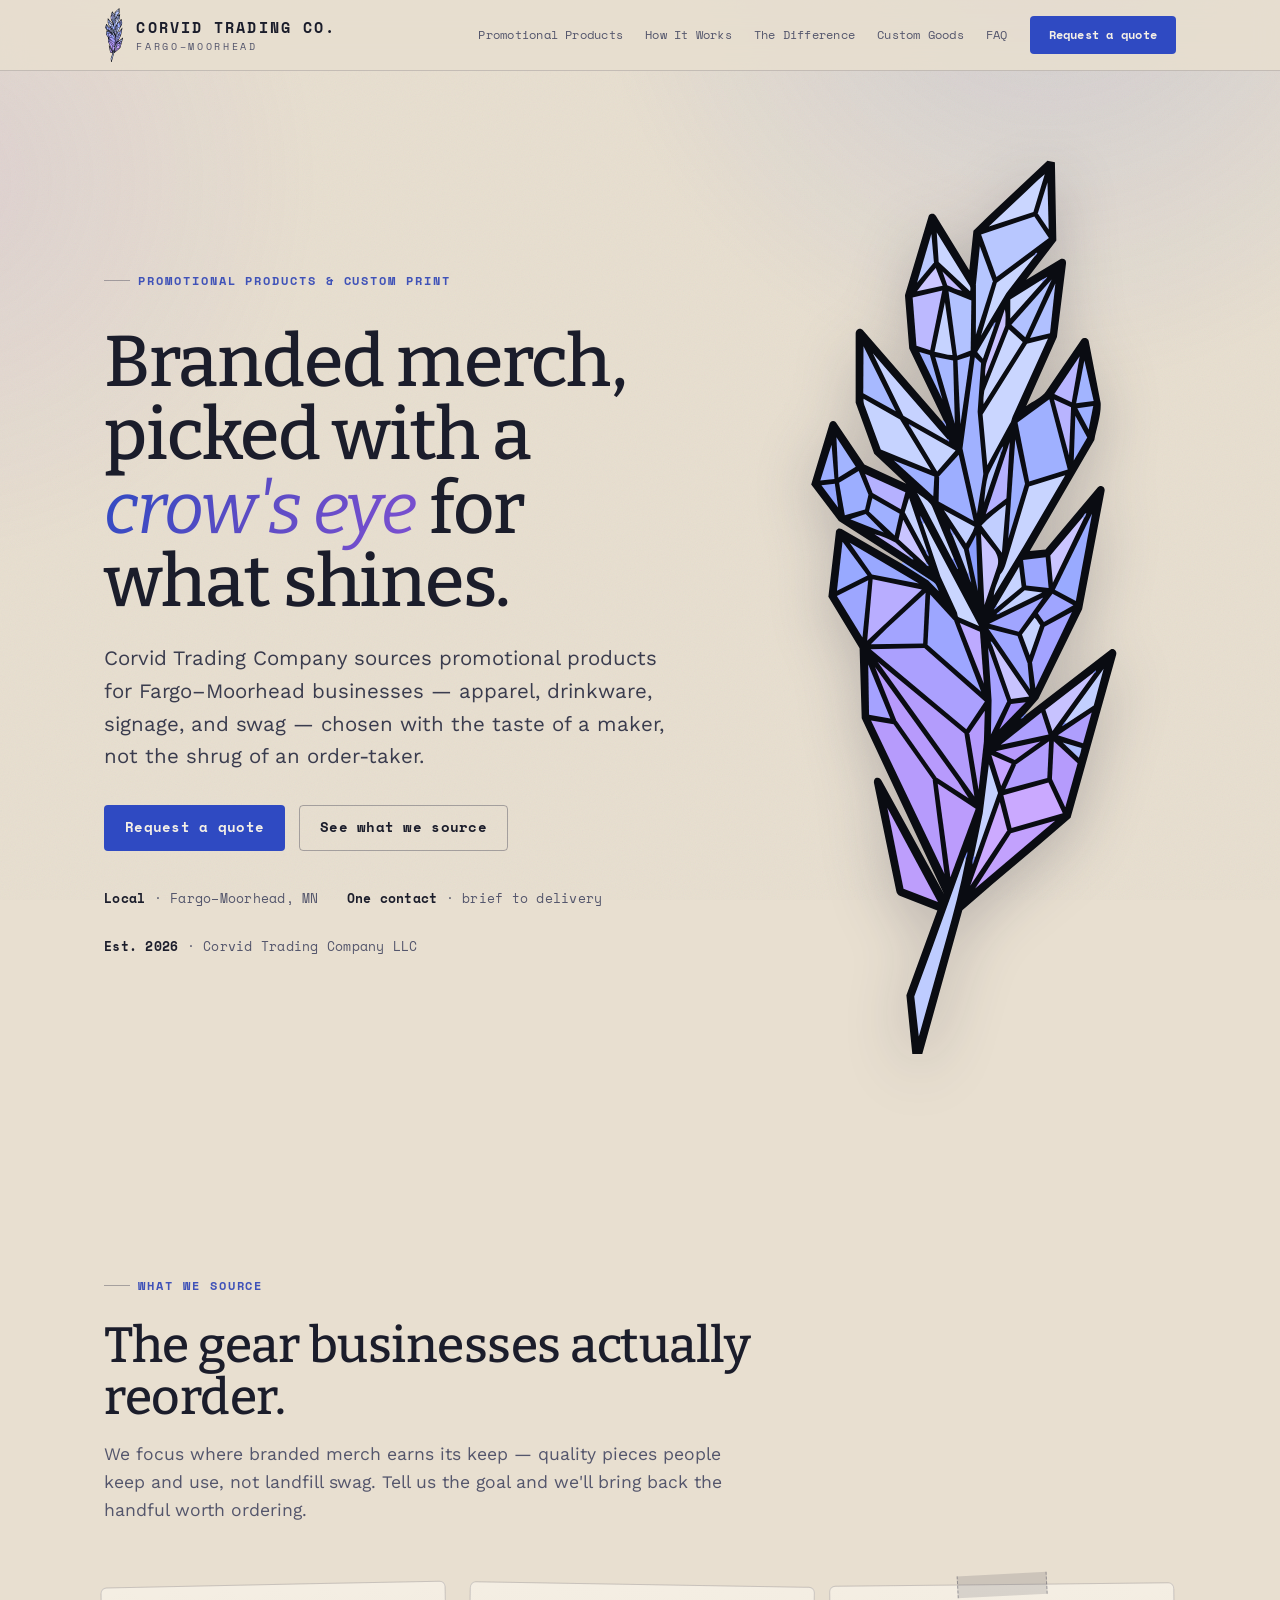
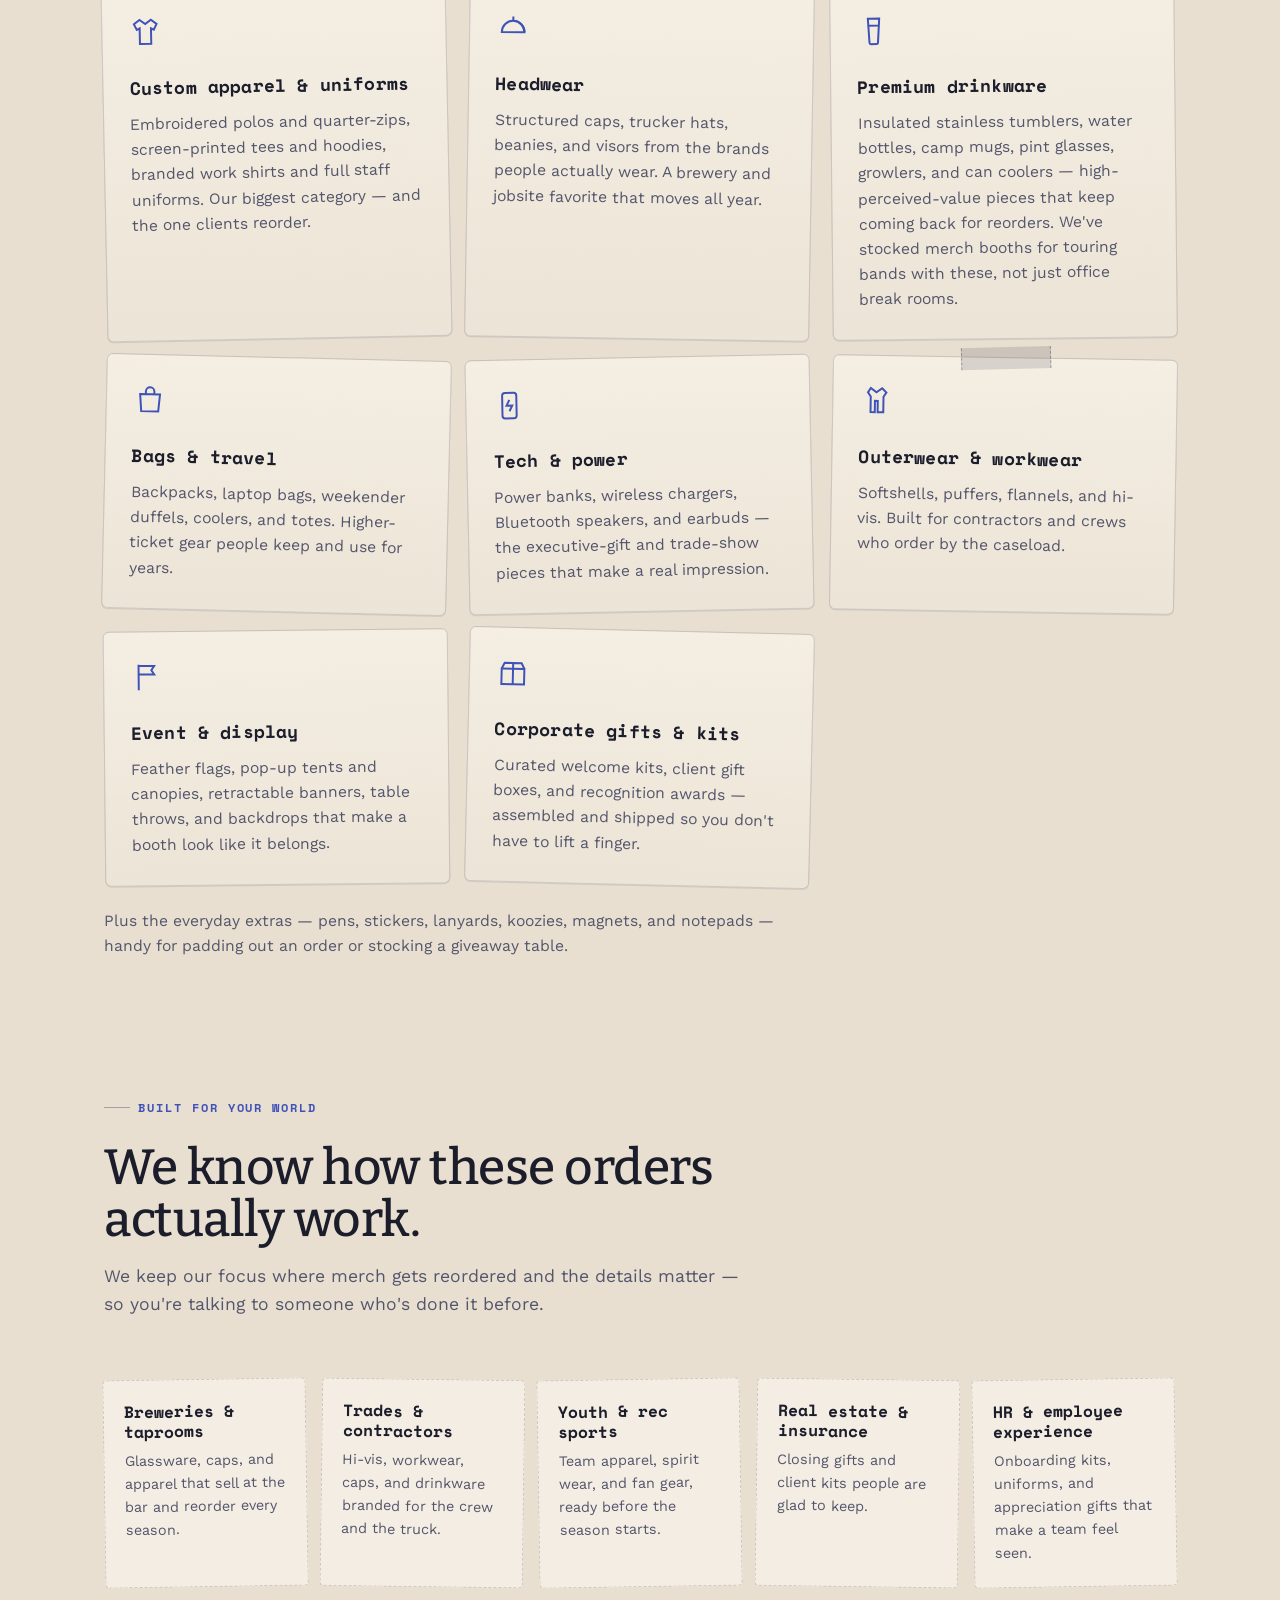
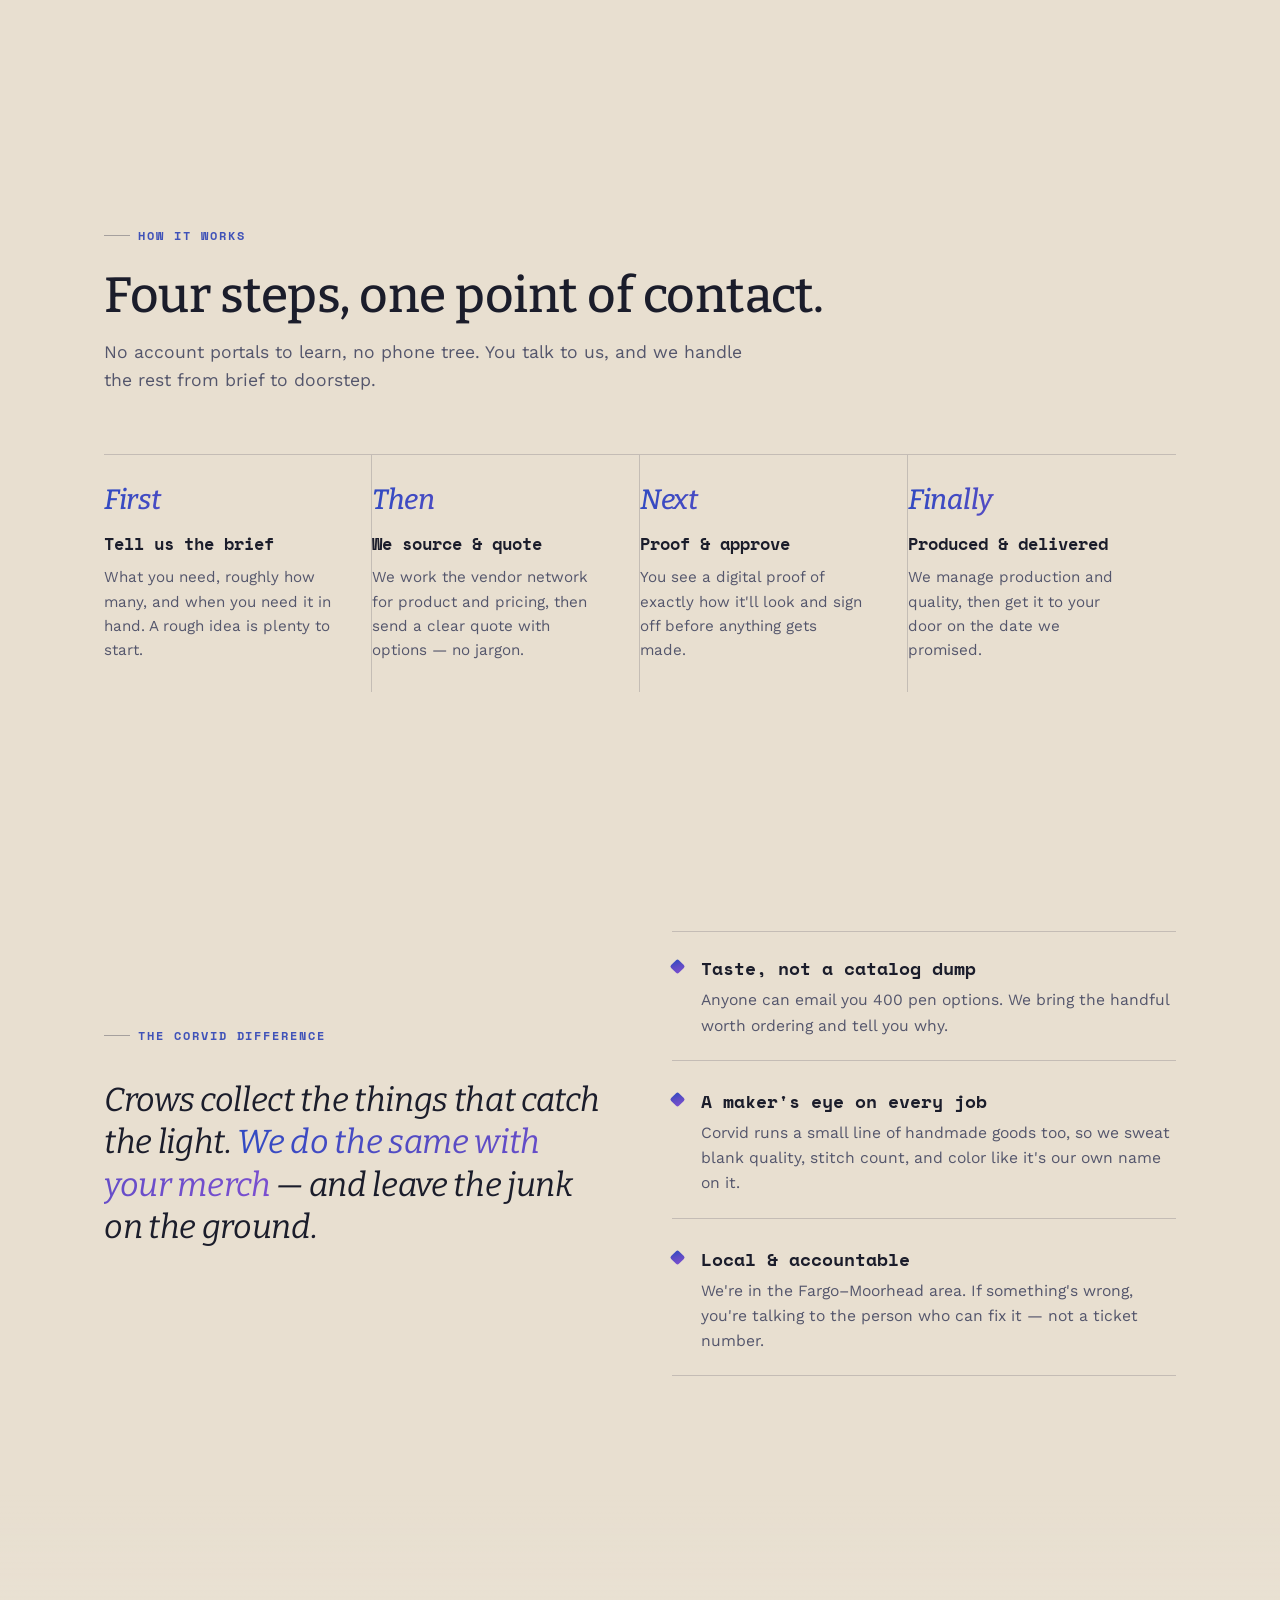
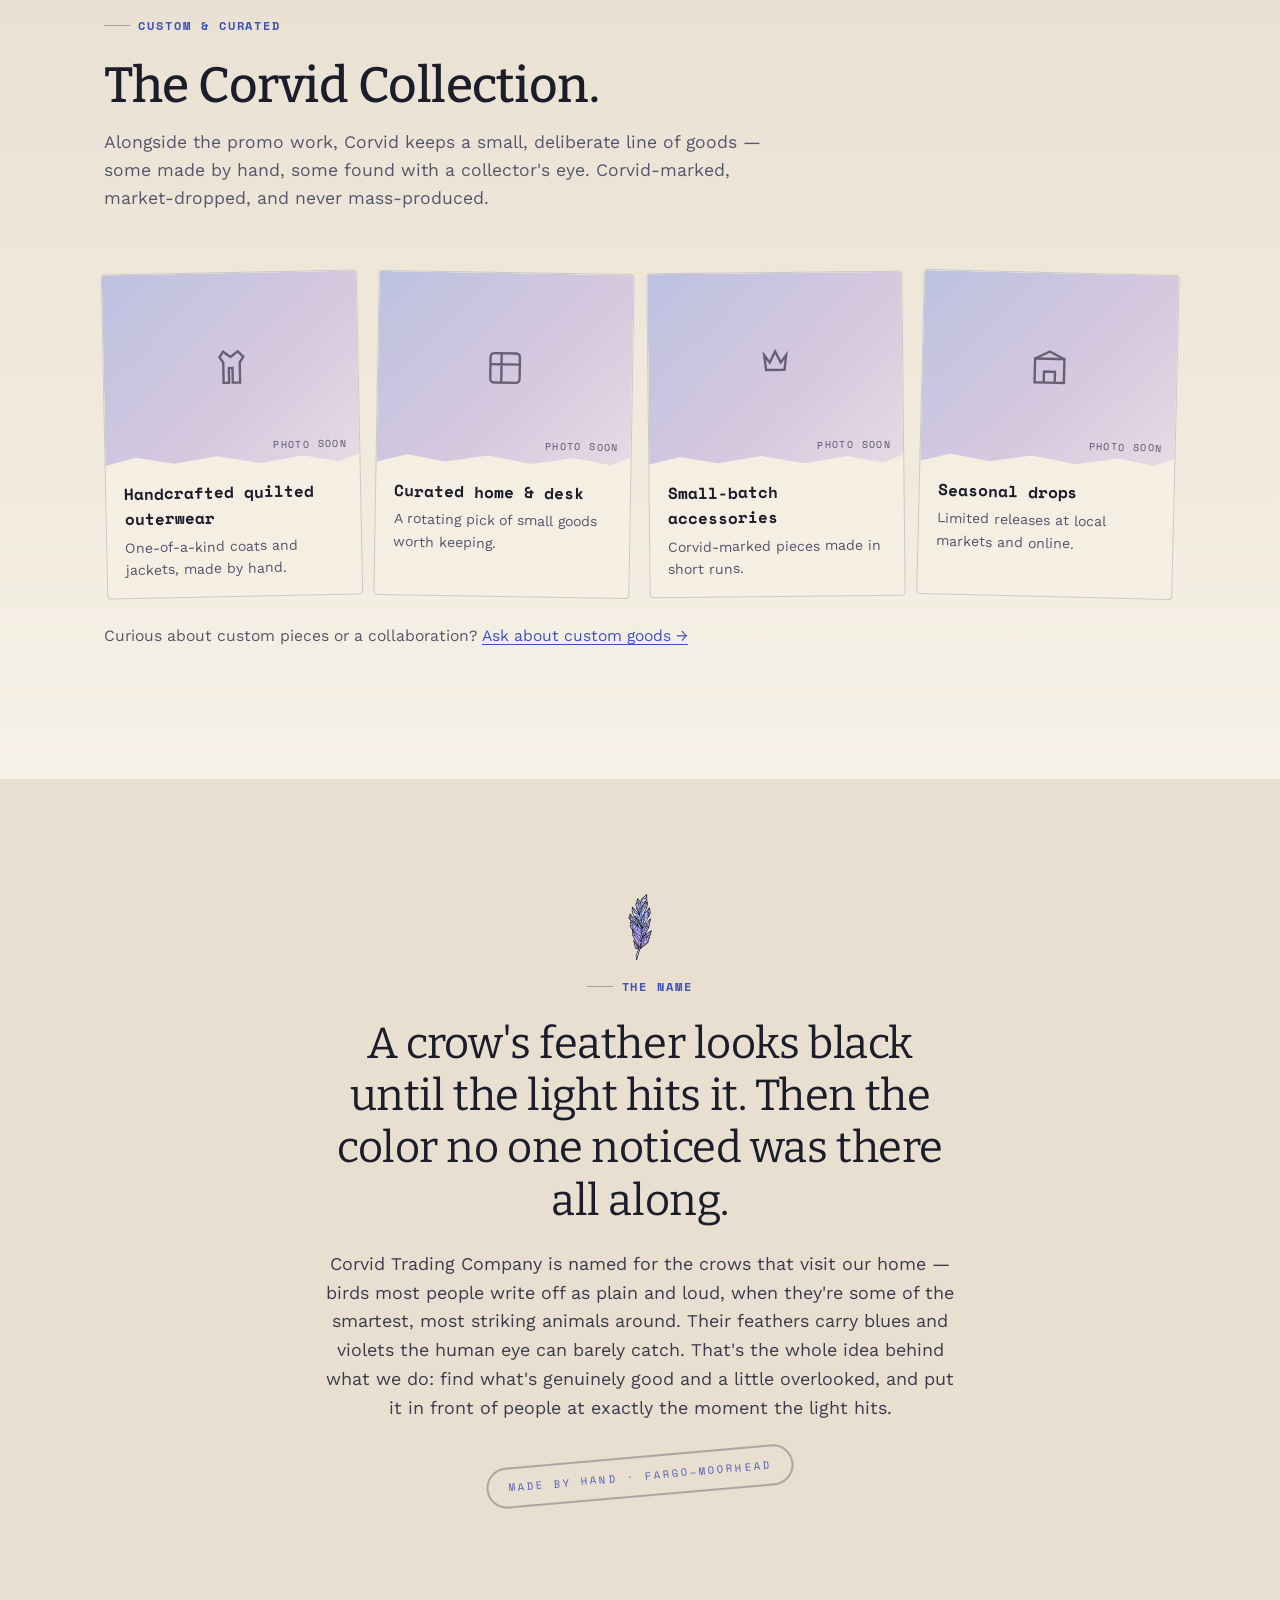
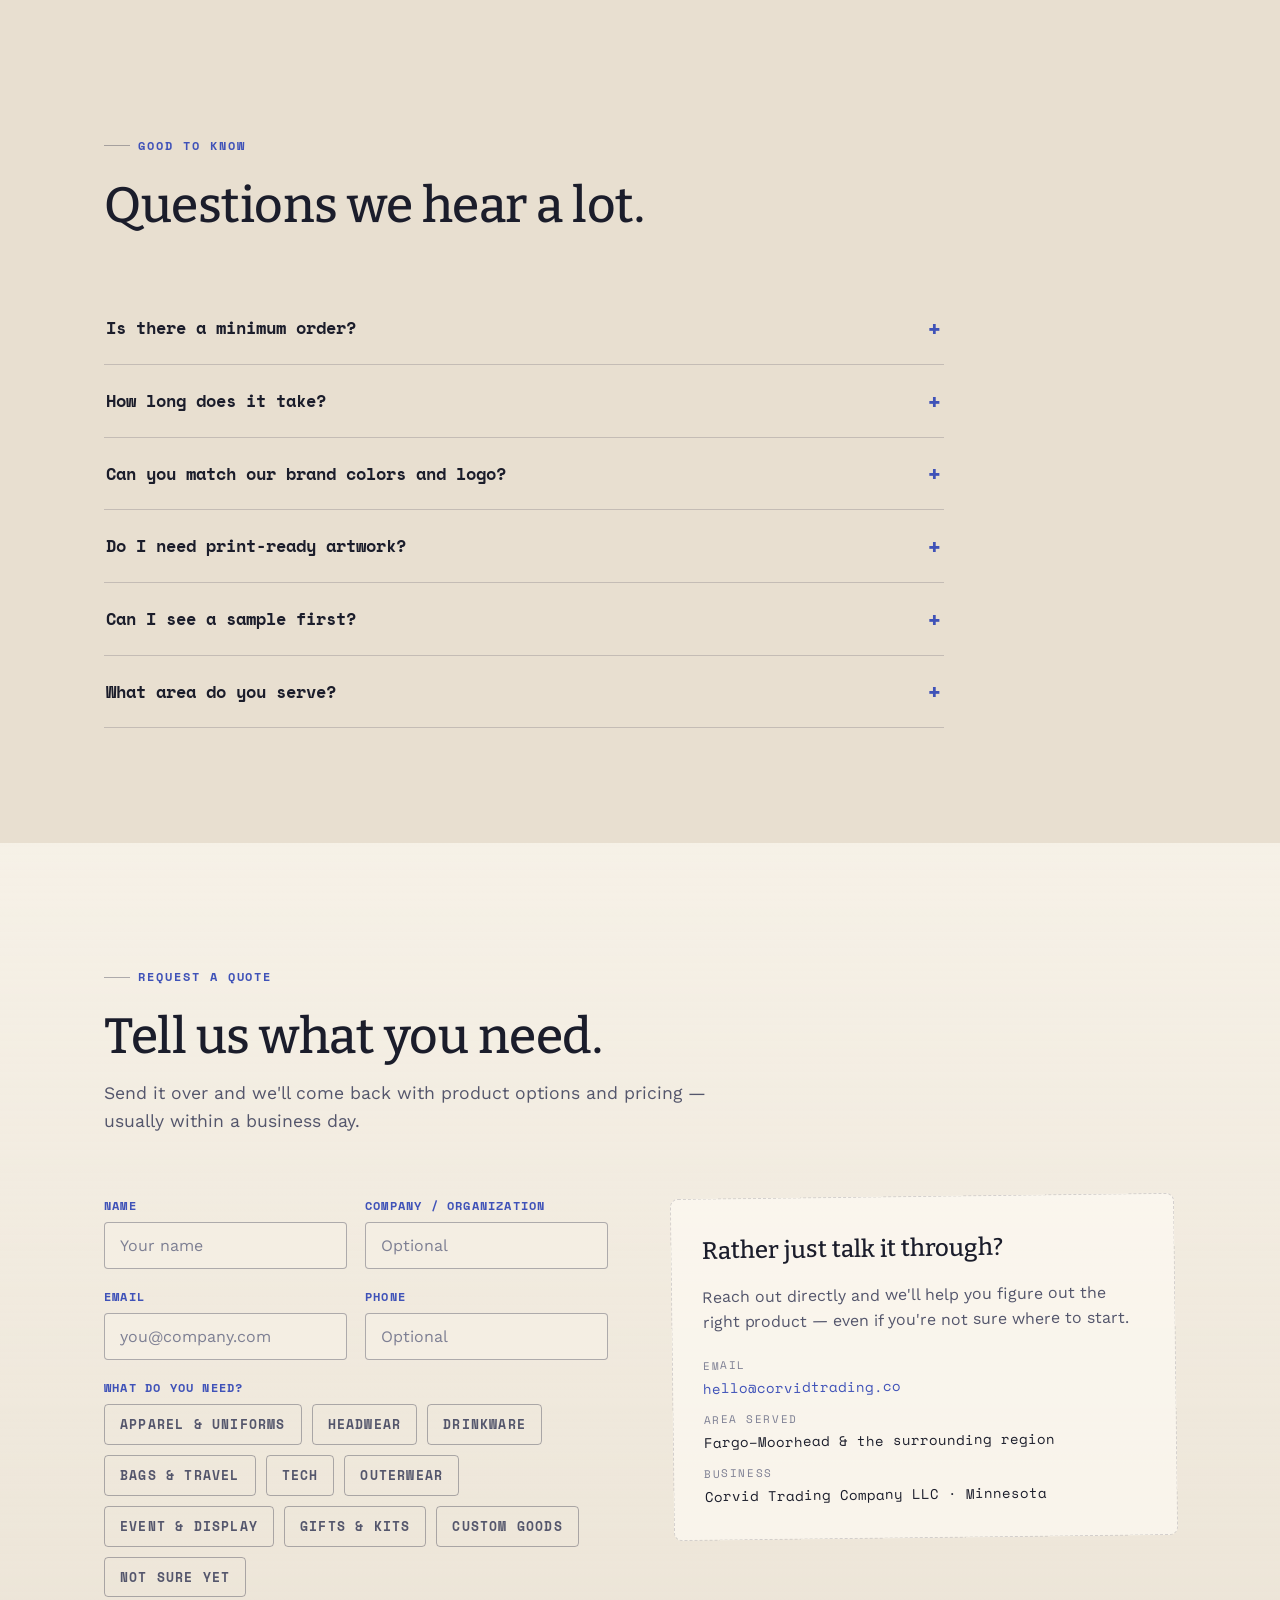
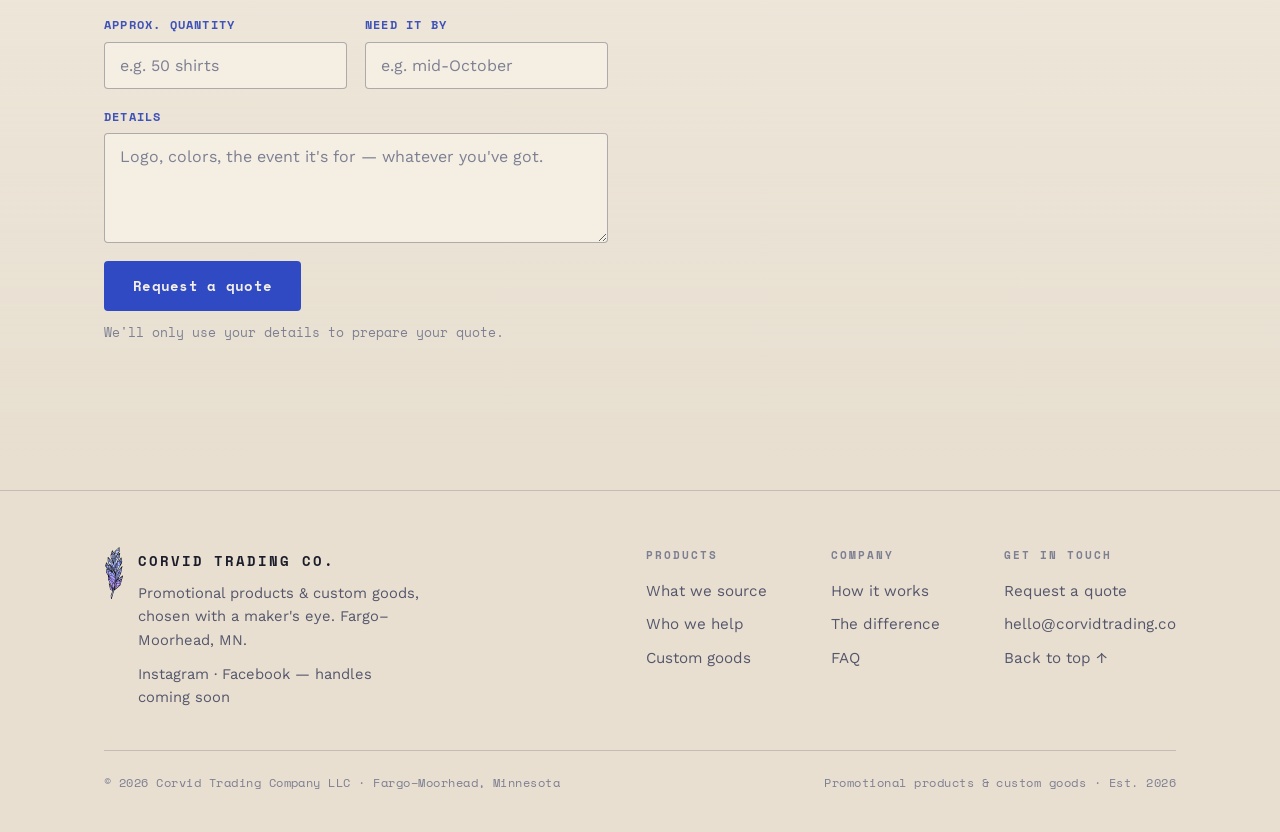
<file: index.html>
<!DOCTYPE html>
<html lang="en">
<head>
<meta charset="UTF-8">
<meta name="viewport" content="width=device-width, initial-scale=1.0">
<link rel="icon" href="favicon.svg" type="image/svg+xml">
<title>Corvid Trading Company — Promotional Products & Custom Goods · Fargo–Moorhead</title>
<meta name="description" content="Corvid Trading Company sources promotional products for Fargo–Moorhead businesses — apparel, drinkware, signage, and swag — chosen with a maker's eye. Plus a small-batch line of curated corvid goods.">
<link rel="preconnect" href="https://fonts.googleapis.com">
<link rel="preconnect" href="https://fonts.gstatic.com" crossorigin>
<link href="https://fonts.googleapis.com/css2?family=Bitter:wght@400;500;600&family=Space+Mono:wght@400;700&family=Work+Sans:wght@400;500;600&display=swap" rel="stylesheet">
  <link rel="stylesheet" href="css/styles.css">
  <link rel="stylesheet" href="css/welcome.css"><!-- EXPERIMENTAL: see index.html #welcomeBanner comment for removal -->
  <link rel="stylesheet" href="css/edit-mode.css"><!-- EXPERIMENTAL: shared with the client idea boards, see boards/rojo.html -->
</head>
<body>
<a class="skip" href="#main">Skip to content</a>

<!-- NAV -->
<header class="nav">
  <div class="wrap nav-in">
    <a class="brand" href="#top" aria-label="Corvid Trading Company home">
      <span class="brand-mark"><img class="mark" src="assets/feather-mark.svg" alt="" aria-hidden="true"></span>
      <span class="brand-name">Corvid Trading Co.<small>Fargo–Moorhead</small></span>
    </a>
    <nav class="nav-links" id="navlinks" aria-label="Primary">
      <a href="#source">Promotional Products</a>
      <a href="#process">How It Works</a>
      <a href="#difference">The Difference</a>
      <a href="#goods">Custom Goods</a>
      <a href="#faq">FAQ</a>
      <a class="btn btn-primary" href="#quote">Request a quote</a>
    </nav>
    <button class="nav-toggle" aria-label="Menu" aria-expanded="false" id="navToggle">
      <svg width="20" height="20" viewBox="0 0 20 20" fill="none" stroke="currentColor" stroke-width="1.6"><path d="M3 6h14M3 10h14M3 14h14"/></svg>
    </button>
  </div>
</header>

<main id="main">
<span id="top"></span>

<!-- ================================================================
     EXPERIMENTAL: Personalized client welcome banner + idea boards
     Shows only when the page loads with ?welcome=<slug> and that slug
     exists in js/welcome-clients.json (e.g. ?welcome=hank). Hidden by
     default — invisible to every normal visitor, no effect otherwise.

     Each client entry can carry a boardPath (an internal idea board,
     see boards/rojo.html) and/or a promoHuntUrl (an external PromoHunt
     presentation). Up to two buttons render, each ONLY when its field
     is set — if neither is set, no buttons show.

     TO REMOVE THIS FEATURE COMPLETELY:
       1. Delete this <section id="welcomeBanner"> block.
       2. Delete the css/welcome.css and css/edit-mode.css <link> tags
          in <head> (edit-mode.css only if boards/ is also being removed).
       3. Delete the js/welcome.js and js/edit-mode.js <script> tags
          near the bottom of this file.
       4. Delete these files: css/welcome.css, js/welcome.js,
          js/welcome-clients.json, assets/feather-welcome.svg.
       Nothing else on the site references them.

     TO ADD A NEW CLIENT (no coding needed):
       Open js/welcome-clients.json and add an entry — copy the "rojo"
       one and change the values (leave boardPath or promoHuntUrl blank
       to skip that button). Then share a link like:
         https://red-cliff-0f6d37810.3.azurestaticapps.net/?welcome=<slug>
       See README.md "Client idea boards" for the full walkthrough,
       including how to give that client their own idea board.

     Add ?key=AMANDA123 to the URL (or click "Edit" once it appears)
     to edit this banner's copy/links in place — saved to this browser
     only, with an Export button to hand the JSON back for a real commit.
     ================================================================ -->
<section id="welcomeBanner" class="welcome-banner" hidden>
  <div class="wrap welcome-in">
    <div class="welcome-feather"><img src="assets/feather-welcome.svg" alt="" aria-hidden="true"></div>
    <div class="welcome-copy">
      <span class="eyebrow">Made for you</span>
      <h2 id="welcomeHeadline">Welcome, friend.</h2>
      <p id="welcomeMessage">We've updated a few things just for you.</p>
      <div class="welcome-actions">
        <a class="btn btn-primary" id="welcomeBoardLink" href="#" hidden>See your idea board →</a>
        <a class="btn btn-ghost" id="welcomePromoLink" href="#" target="_blank" rel="noopener" hidden>Open your PromoHunt →</a>
      </div>
    </div>
  </div>
</section>

<!-- HERO -->
<section class="hero">
  <div class="wrap hero-grid">
    <div class="hero-copy">
      <span class="eyebrow">Promotional products &amp; custom print</span>
      <h1>Branded merch, picked with a <span class="shine">crow's eye</span> for what shines.</h1>
      <p class="lede">Corvid Trading Company sources promotional products for Fargo–Moorhead businesses — apparel, drinkware, signage, and swag — chosen with the taste of a maker, not the shrug of an order-taker.</p>
      <div class="hero-cta">
        <a class="btn btn-primary" href="#quote">Request a quote</a>
        <a class="btn btn-ghost" href="#source">See what we source</a>
      </div>
      <div class="hero-meta">
        <span><b>Local</b> · Fargo–Moorhead, MN</span>
        <span><b>One contact</b> · brief to delivery</span>
        <span><b>Est. 2026</b> · Corvid Trading Company LLC</span>
      </div>
    </div>
    <div class="hero-art" aria-hidden="false">
      <div class="feather-wrap"><svg width="100%" height="100%" preserveAspectRatio="xMidYMid meet" id="Layer_1" data-name="Layer 1" xmlns="http://www.w3.org/2000/svg" viewBox="650.7 37.4 746.0 1967.7">
  <defs>
    
  </defs>
  <path d="M1227.56,48.75l3.12,171.72-65.94,86.46,74.59-45.27c3.12-1.89,8.15-.52,10.27,1.2,2.04,1.66,2.88,5.53,2.21,9.57l-19.81,159.95-67.64,151.98c14.99-11.65,34.04-18.44,44.34-33.49l77.25-112.9c2.08-3.04,6.64-3.77,9-3.21,2.16.51,6.04,2.6,6.81,6.59l26.19,135.58c1.6,26.61-9.36,55.6-13.86,81.54l-141.54,243.67,34.27-3.62,114.07-135.55c2.94-3.49,6.44-4.51,9.95-3.38,3.67,1.18,6.75,4.98,5.71,10.48l-49.3,259.5-95.93,196.47-28.15,32.19c-4.39,5.87-4.33,7.04.18,3.48l186.56-143.67c3.19-2.45,7.53-.52,9.17.97,2.64,2.39,4.15,5.91,2.73,11.01l-99.82,357.15-69.46,59.85-100.94,85.18-67.16,58.17-90.8,325.68c-1.43,5.12-4.99,6.84-8.93,6.94-4.42.1-8.58-2.99-9.12-8.41l-13.89-137.78,67.89-186.01-81.31-31.97c-5.05-1.99-7.69-5.14-8.86-10.81l-48.72-236.5c-1.18-5.74.99-10.72,5.44-11.96,5.78-1.6,8.81,1.78,11.88,7.36l136.45,248.15-180.82-386.17-4.67-153.68-68.47-112.71,16.73-143.76c.33-2.8,3.09-5.2,4.61-5.92,1.57-.74,5.26-.71,7.72.71l131.2,75.94,3.81-.31,53.91,34.49c2.68,1.72-50.33-32.03-53.61-34.3-.41-.28-.26-1.38.05-2.7l-141.39-90.6-60.71-80.19,39.95-132.22c1.06-3.52,3.53-5.92,5.75-6.47,4.51-1.13,7.23.32,9.92,4.3l61.13,90.64,91.68,41.96-70.22-65.66-40.63-111.63-.03-151.87c0-4.98,2.32-8.73,6.09-10s7.45-.22,10.91,3.77l172.56,198.38c2.5.3,3.61-.39,3.36-2.08l-75.4-157.33-9.37-117.15,51.72-172.64c1.15-3.84,4.03-5.37,6.43-5.79,4.04-.71,7.19.46,9.58,4.35l73.42,119.43,9.1-86.77,33.72-32.87,128.6-120.72" fill="#0a0c12" class="ink"/>
  <g>
    <path d="M890.78,929.49l4.15-2.82,66.13,43.09c6.38,4.16,9.56,13.18,11.52,20.67l-22.97-23.99-58.83-36.96Z" fill="#93a9ff" class="f" style="--ty:0.058;--tx:0.055;--r:0.793"/>
    <path d="M979.93,617.08c1.69-.32,2.44-1.09,3.36-2.08,2.14,3.85,6.2,7.07,5.64,13.52l-9-11.45Z" fill="#92a1f8" class="f" style="--ty:0.040;--tx:0.061;--r:0.474"/>
    <path d="M1163.35,1261.72c-3.28,2.53-4.83,8.13-11.21,7.75l11.03-11.23.18,3.48Z" fill="#7488f7" class="f" style="--ty:0.104;--tx:0.095;--r:0.902"/>
    <polygon points="1073.94 1232.14 1033.11 1293.14 823.1 1117.63 940.99 1114.74 1073.94 1232.14" fill="#aba0fe" class="f" style="--ty:0.585;--tx:0.483;--r:0.625"/>
    <polygon points="959.16 1402.82 985.36 1610.47 824.22 1273.61 873.6 1281.83 959.16 1402.82" fill="#b69bfc" class="f" style="--ty:0.681;--tx:0.449;--r:0.429"/>
    <path d="M1079.14,713.72l-10.26-111.32,97.42-155.4,46.02-11.16-77.23,170.25c-2.62,5.78-2.54,12.05-6.73,17.08l-49.23,90.55Z" fill="#cad6ff" class="f" style="--ty:0.040;--tx:0.058;--r:0.319"/>
    <polygon points="1171.15 749.58 1145.57 619.96 1215.28 568.77 1255.72 723.14 1171.15 749.58" fill="#9fb0ff" class="f" style="--ty:0.333;--tx:0.582;--r:0.639"/>
    <polygon points="1029.04 1302.16 1050.87 1440.6 838.47 1145.03 1029.04 1302.16" fill="#b39cfc" class="f" style="--ty:0.634;--tx:0.482;--r:0.699"/>
    <polygon points="1214.25 214.92 1099.4 300.9 1065.57 207.56 1182.52 168.17 1214.25 214.92" fill="#b8c7ff" class="f" style="--ty:0.108;--tx:0.564;--r:0.550"/>
    <polygon points="1065.8 1210.86 948.07 1107.58 953.9 997.33 1006.21 1054.5 1065.8 1210.86" fill="#9da6ff" class="f" style="--ty:0.545;--tx:0.492;--r:0.051"/>
    <path d="M955.62,724.24l-110.12-45.24-34.38-92.95c-2.11-5.7-4.2-11.04-3.45-18.4l80.04,45.44,67.91,111.14Z" fill="#c6d3ff" class="f" style="--ty:0.043;--tx:0.058;--r:0.581"/>
    <path d="M1093.49,999.56c1.39-17.29,9.61-30.29,14.02-46.03,6.45-7.23,9.83-15.86,12.76-25.58l50.61-167.4,79.28-24.74-90.91,155.21-65.77,108.53Z" fill="#c8d4ff" class="f" style="--ty:0.041;--tx:0.050;--r:0.483"/>
    <polygon points="1070.42 732.98 1056.46 819.92 1024.77 676.87 1051.81 476.71 1065.56 489.44 1058.02 596.34 1070.42 732.98" fill="#a0b1ff" class="f" style="--ty:0.316;--tx:0.516;--r:0.714"/>
    <polygon points="1038.3 1444.41 967.88 1398.69 879.38 1273.52 832.86 1156.35 1014.22 1407.33 1038.3 1444.41" fill="#b79afc" class="f" style="--ty:0.661;--tx:0.470;--r:0.673"/>
    <polygon points="1132.44 1509.9 1114.5 1437.55 1213.44 1409.83 1244.83 1477.17 1132.44 1509.9" fill="#caa9ff" class="f" style="--ty:0.717;--tx:0.570;--r:0.865"/>
    <path d="M1031.86,1579.69c-11.24,59.3-26.56,115.91-43.01,174.43l-59.9,213.14-9.95-87.99,41.15-111.86,69.5-192.89c2.62-3.27,3.35-1.55,2.2,5.17Z" fill="#beccff" class="f" style="--ty:0.078;--tx:0.044;--r:0.744"/>
    <polygon points="1053.73 1467.64 998.23 1617.74 970.38 1412.58 1053.73 1467.64" fill="#bb9cfc" class="f" style="--ty:0.728;--tx:0.498;--r:0.436"/>
    <polygon points="935.58 986.13 815.64 1098.69 827.67 963.66 935.58 986.13" fill="#b8adff" class="f" style="--ty:0.493;--tx:0.429;--r:0.873"/>
    <polygon points="823.74 1106.72 858.99 1071.41 943.72 993.34 938.37 1104.96 823.74 1106.72" fill="#a3a4ff" class="f" style="--ty:0.526;--tx:0.429;--r:0.648"/>
    <polygon points="970.93 1671.99 895.42 1643.21 859.85 1465.26 970.93 1671.99" fill="#bd9efc" class="f" style="--ty:0.788;--tx:0.451;--r:0.132"/>
    <polygon points="972.38 793.05 973.62 737.97 1016.49 690.66 1049.49 836.11 972.38 793.05" fill="#9daeff" class="f" style="--ty:0.376;--tx:0.487;--r:0.620"/>
    <polygon points="953.95 461.32 923.82 451.68 915.44 345.77 980.48 330.51 953.95 461.32" fill="#bcb9ff" class="f" style="--ty:0.200;--tx:0.462;--r:0.827"/>
    <path d="M991.37,655.98c1.87,2.62.92,3.16-2.84,1.62l-93.39-52.27-67.16-137.12,163.4,187.77Z" fill="#c6d2ff" class="f" style="--ty:0.046;--tx:0.076;--r:0.558"/>
    <polygon points="1052.69 1642.52 1130.99 1521.09 1227.98 1493.94 1052.69 1642.52" fill="#c2a1fd" class="f" style="--ty:0.769;--tx:0.545;--r:0.794"/>
    <polygon points="1118.5 1424.92 1143 1370.01 1214.75 1319.34 1210.83 1399.76 1118.5 1424.92" fill="#b19dfd" class="f" style="--ty:0.678;--tx:0.567;--r:0.047"/>
    <polygon points="1273.5 1011.46 1227.32 987.09 1309.07 819.65 1273.5 1011.46" fill="#99aaff" class="f" style="--ty:0.467;--tx:0.621;--r:0.197"/>
    <polygon points="1042.72 462.08 1012.77 473.47 994.12 331.71 1044.22 351.99 1042.72 462.08" fill="#b2c2ff" class="f" style="--ty:0.203;--tx:0.502;--r:0.019"/>
    <path d="M937.99,843.83c-1.14-4.76-.9-7,3.11-3.32l120.12,225.76-44.55-18.98c-3.53-1.5-2.82-7.68-4.06-10.38l-36.14-78.56-38.48-114.53Z" fill="#cad6ff" class="f" style="--ty:0.037;--tx:0.042;--r:0.081"/>
    <polygon points="1184.78 1203.1 1177.39 1146.67 1204.84 1068.29 1264.89 1035.87 1184.78 1203.1" fill="#a3a3ff" class="f" style="--ty:0.552;--tx:0.588;--r:0.359"/>
    <polygon points="1250.39 1463.98 1221.03 1402.39 1225.22 1319.06 1277.3 1367.36 1250.39 1463.98" fill="#b59bfc" class="f" style="--ty:0.685;--tx:0.608;--r:0.247"/>
    <polygon points="810.88 810.94 766.65 823.23 754.01 751.98 797.02 726.18 818.42 778.34 810.88 810.94" fill="#9caeff" class="f" style="--ty:0.383;--tx:0.387;--r:0.633"/>
    <polygon points="805.33 1091.89 749.24 1000.78 817.97 966.11 805.33 1091.89" fill="#9da6ff" class="f" style="--ty:0.507;--tx:0.388;--r:0.450"/>
    <polygon points="1167.51 1147.95 1172.88 1205.4 1081.72 1072.55 1145.48 1088.58 1167.51 1147.95" fill="#9ea6ff" class="f" style="--ty:0.553;--tx:0.560;--r:0.022"/>
    <path d="M1071.12,579.59c-1.26-10.29.25-19.35,1.59-29.15l53.56-135.28,30.61,28.26-85.77,136.18Z" fill="#cad6ff" class="f" style="--ty:0.038;--tx:0.076;--r:0.355"/>
    <path d="M1082.48,190l71.13-66.78c17.51-16.31,32.86-32.9,51.66-47.95l-24.91,83.03-97.89,31.7Z" fill="#cad6ff" class="f" style="--ty:0.010;--tx:0.079;--r:0.088"/>
    <polygon points="878.47 595.09 807.07 555.82 807.59 452.78 878.47 595.09" fill="#a7b9ff" class="f" style="--ty:0.268;--tx:0.412;--r:0.233"/>
    <polygon points="1122.91 1515.11 1041.82 1636.62 1106.67 1452.66 1122.91 1515.11" fill="#ccaaff" class="f" style="--ty:0.747;--tx:0.536;--r:0.879"/>
    <path d="M910.66,630.51c-3.47-4-.72-4.47,3.57-2.69l95.3,53.76-40.25,46.09-58.62-97.16Z" fill="#c6d3ff" class="f" style="--ty:0.043;--tx:0.068;--r:0.545"/>
    <polygon points="1054.2 426.9 1054.27 316.79 1062.88 232.96 1091.32 309.81 1054.2 426.9" fill="#b6c6ff" class="f" style="--ty:0.167;--tx:0.519;--r:0.106"/>
    <polygon points="816.22 955.53 749.3 989.03 761.57 881.47 816.22 955.53" fill="#98a9ff" class="f" style="--ty:0.462;--tx:0.384;--r:0.512"/>
    <path d="M1182.11,252.56c2.44-.82,2.61.26.53,3.24l-61.79,80.41-55.61,93.66,34.83-116.77,82.04-60.54Z" fill="#cad6ff" class="f" style="--ty:0.025;--tx:0.087;--r:0.270"/>
    <path d="M1311.06,1169.39c2.99-2.28,3.69-2.23,2.38,1.41l-91.22,126-15.58-46.69,104.41-80.72Z" fill="#c7c2ff" class="f" style="--ty:0.081;--tx:0.092;--r:0.957"/>
    <polygon points="1087.11 1304.79 1088.62 1229.32 1080.92 1114.39 1122.95 1231.63 1087.11 1304.79" fill="#a7a2ff" class="f" style="--ty:0.604;--tx:0.534;--r:0.115"/>
    <polygon points="928.99 973.07 826.21 953.72 777.36 883.58 928.99 973.07" fill="#99a8ff" class="f" style="--ty:0.462;--tx:0.423;--r:0.613"/>
    <polygon points="1161.96 754.56 1125.16 874.2 1140.61 656.78 1161.96 754.56" fill="#9dafff" class="f" style="--ty:0.371;--tx:0.560;--r:0.517"/>
    <path d="M1101.3,935.9l-28.41,84.49-7.51-156.43,30.78,38.46c5.78,9.41,9.29,21.13,5.13,33.48Z" fill="#c9c4ff" class="f" style="--ty:0.067;--tx:0.078;--r:0.949"/>
    <polygon points="1213.78 983.02 1164.49 977.67 1157.72 921.8 1207.26 915.83 1213.78 983.02" fill="#9ca7ff" class="f" style="--ty:0.467;--tx:0.582;--r:0.709"/>
    <polygon points="1060.02 1425.96 1039.62 1301.78 1073.73 1252.27 1071.68 1320.55 1060.02 1425.96" fill="#b59bfc" class="f" style="--ty:0.657;--tx:0.518;--r:0.545"/>
    <path d="M1052.56,1574.39c-2.9.93-3.59-1.47-2.05-7.21l18.67-90.06,13.5-107.2,20.07,62.93-50.18,141.53Z" fill="#c5d2ff" class="f" style="--ty:0.102;--tx:0.064;--r:0.036"/>
    <polygon points="1148.11 1079.06 1083.52 1061.3 1201.8 1004.06 1148.11 1079.06" fill="#a0a5ff" class="f" style="--ty:0.516;--tx:0.559;--r:0.488"/>
    <polygon points="889.39 810.04 827.66 774.58 811.08 733.02 899.48 772.79 889.39 810.04" fill="#b5b1ff" class="f" style="--ty:0.381;--tx:0.422;--r:0.858"/>
    <polygon points="1162.58 433.09 1132.04 405.28 1220.39 306.03 1162.58 433.09" fill="#b1c1ff" class="f" style="--ty:0.193;--tx:0.571;--r:0.191"/>
    <polygon points="1004.15 483.84 1008 622.44 965.11 476.42 1004.15 483.84" fill="#a7b8ff" class="f" style="--ty:0.252;--tx:0.486;--r:0.409"/>
    <polygon points="1213.53 1304.45 1108.7 1327.2 1197.8 1256.5 1213.53 1304.45" fill="#ad9ffe" class="f" style="--ty:0.634;--tx:0.578;--r:0.197"/>
    <polygon points="1121.24 786.06 1075.78 821.36 1128.39 662.69 1121.24 786.06" fill="#b5b1ff" class="f" style="--ty:0.373;--tx:0.543;--r:0.906"/>
    <path d="M1111.24,905.76l-44.84-59.75c16.64-17.81,34.7-31.08,53.64-45.41l-8.79,105.16Z" fill="#c1ceff" class="f" style="--ty:0.070;--tx:0.095;--r:0.625"/>
    <path d="M1090.7,1111.01c-1.75-4.8-1.39-7.48,2.74-3.6l77.73,113.69-39.75,5.57-40.72-115.66Z" fill="#c8c3ff" class="f" style="--ty:0.077;--tx:0.076;--r:0.901"/>
    <polygon points="876 867.79 819.57 815.12 827 786.02 886.84 820.29 876 867.79" fill="#9fb0ff" class="f" style="--ty:0.406;--tx:0.418;--r:0.005"/>
    <path d="M1290.07,832.34l-67,139.29-5.59-59.63,70.37-83.5c3.76-2.43,3.3,0,2.21,3.85Z" fill="#cbc5ff" class="f" style="--ty:0.058;--tx:0.090;--r:0.819"/>
    <polygon points="866.44 1269.56 819.8 1261.35 817.96 1150.84 866.44 1269.56" fill="#a5a2ff" class="f" style="--ty:0.604;--tx:0.411;--r:0.034"/>
    <polygon points="1063.05 1079.3 1071.52 1192.6 1018.87 1059.83 1063.05 1079.3" fill="#bdaaff" class="f" style="--ty:0.538;--tx:0.515;--r:0.917"/>
    <path d="M1041.4,331.87l-68.85-64.18-4.22-64.67,69.26,111.95c2.74,4.74,6.59,8.19,3.81,16.9Z" fill="#cad6ff" class="f" style="--ty:0.024;--tx:0.073;--r:0.469"/>
    <polygon points="1216.76 424.37 1172.95 434.44 1228.52 315.21 1216.76 424.37" fill="#b0c0ff" class="f" style="--ty:0.195;--tx:0.590;--r:0.214"/>
    <path d="M1251.77,1280.82c-4.48,1.99-4.5.29-2.1-3.72l84.84-116.59-21.7,80.33-61.03,39.98Z" fill="#c2cfff" class="f" style="--ty:0.092;--tx:0.087;--r:0.329"/>
    <path d="M1002.84,472.06c-12.85.22-25.25-4.5-39.35-7.13l22.73-108.91,16.62,116.04Z" fill="#c6d3ff" class="f" style="--ty:0.040;--tx:0.079;--r:0.558"/>
    <polygon points="1203.47 1057.87 1190.18 1038.66 1222.29 995.64 1268.13 1021.11 1203.47 1057.87" fill="#9fa5ff" class="f" style="--ty:0.505;--tx:0.594;--r:0.504"/>
    <polygon points="1264.36 575.27 1226.25 557.38 1281.87 474.56 1264.36 575.27" fill="#b9b6ff" class="f" style="--ty:0.266;--tx:0.615;--r:0.802"/>
    <polygon points="1263 586.72 1258.46 691.95 1225.61 569.39 1263 586.72" fill="#b8b4ff" class="f" style="--ty:0.297;--tx:0.612;--r:0.909"/>
    <polygon points="1289.33 1323.58 1234.11 1306.31 1308.23 1256.26 1289.33 1323.58" fill="#ae9efd" class="f" style="--ty:0.636;--tx:0.625;--r:0.263"/>
    <polygon points="1020.27 623.94 1013.83 483.58 1041.43 474.74 1020.27 623.94" fill="#a8b9ff" class="f" style="--ty:0.269;--tx:0.500;--r:0.034"/>
    <polygon points="962.95 738.68 960.62 781.72 874.33 703.36 962.95 738.68" fill="#9fb1ff" class="f" style="--ty:0.362;--tx:0.459;--r:0.370"/>
    <polygon points="1312.62 572.52 1274.13 577.84 1292.16 484.04 1312.62 572.52" fill="#a2b4ff" class="f" style="--ty:0.269;--tx:0.634;--r:0.706"/>
    <polygon points="790.64 717.15 752.46 740.82 748.12 652.44 790.64 717.15" fill="#a2b4ff" class="f" style="--ty:0.345;--tx:0.376;--r:0.115"/>
    <path d="M1200.88,311.48l-71.27,80.53.06-42.04,67.48-42.06c6.09-2.48,7.63-2.12,3.72,3.57Z" fill="#cad6ff" class="f" style="--ty:0.021;--tx:0.085;--r:0.240"/>
    <path d="M945.36,926.82c1.49,3.89-.11,4.64-3.21,1.69l-57.45-52.23,10.02-43.06,50.64,93.6Z" fill="#c9c4ff" class="f" style="--ty:0.065;--tx:0.067;--r:0.975"/>
    <path d="M1051.26,848.5c-4.22,13.82-12.02,24.4-18.81,36.7l-48.32-72.62,67.13,35.92Z" fill="#c3d0ff" class="f" style="--ty:0.072;--tx:0.084;--r:0.490"/>
    <path d="M1004.73,916.13c.94,4.43.79,6.77-2.94,3.25l-76.56-145.36c10.87,10.21,27.5,17.34,33.1,30.78l46.39,111.33Z" fill="#c7d4ff" class="f" style="--ty:0.052;--tx:0.066;--r:0.200"/>
    <path d="M1172.31,1130.66l-17.07-45.6,27.62-36.53c5.33,4.25,7.72,10.3,12.4,16.49l-22.95,65.63Z" fill="#c7d4ff" class="f" style="--ty:0.080;--tx:0.083;--r:0.125"/>
    <path d="M1101.84,1024.26c-4.02,2.5-4.19.64-2.61-3.54l49.81-84.33,5.55,44.6-52.76,43.26Z" fill="#c7d3ff" class="f" style="--ty:0.076;--tx:0.076;--r:0.161"/>
    <polygon points="1139.52 1360.33 1097.78 1341.02 1195.65 1319.62 1139.52 1360.33" fill="#b799fc" class="f" style="--ty:0.657;--tx:0.558;--r:0.728"/>
    <polygon points="1298.45 652.65 1268.9 703.09 1272.33 605.23 1298.45 652.65" fill="#98abff" class="f" style="--ty:0.319;--tx:0.627;--r:0.434"/>
    <polygon points="962.12 268.89 925.03 313.36 956.49 206.16 962.12 268.89" fill="#bac9ff" class="f" style="--ty:0.129;--tx:0.465;--r:0.258"/>
    <polygon points="1132.42 1368.44 1109.74 1417.61 1088.11 1349.49 1132.42 1368.44" fill="#c6a5ff" class="f" style="--ty:0.672;--tx:0.545;--r:0.833"/>
    <path d="M945.44,897.06c.74,4.42.93,6.72-2.86,3.26l-44.52-83.26,9.65-31.4,37.74,111.4Z" fill="#c7d4ff" class="f" style="--ty:0.063;--tx:0.078;--r:0.116"/>
    <path d="M1074.77,518.81c-1.03-10.87.35-20.08,2.44-29.58l40.49-117.91c2.72,12.72,1.5,24.05,1.01,36.36l-43.95,111.13Z" fill="#c9c2ff" class="f" style="--ty:0.028;--tx:0.060;--r:0.880"/>
    <polygon points="1213.84 196.66 1190.02 161.59 1211.27 93.55 1213.84 196.66" fill="#c1ceff" class="f" style="--ty:0.079;--tx:0.589;--r:0.164"/>
    <path d="M1110.08,1036.76c-4.72,1.94-7.22,1.75-3.77-2.67l55-46.18,38.53,4.88-89.76,43.97Z" fill="#c3d0ff" class="f" style="--ty:0.073;--tx:0.077;--r:0.395"/>
    <polygon points="743.82 744.02 712.86 747.08 737.5 668.52 743.82 744.02" fill="#9dafff" class="f" style="--ty:0.354;--tx:0.359;--r:0.008"/>
    <path d="M981.26,319.85l-56.23,12.19c13.19-18.3,25.96-33.71,40.99-50.87l15.24,38.68Z" fill="#cdc7ff" class="f" style="--ty:0.022;--tx:0.083;--r:0.949"/>
    <polygon points="1058.65 989.87 1038.48 897.36 1054.67 866.98 1058.65 989.87" fill="#8a9dff" class="f" style="--ty:0.457;--tx:0.514;--r:0.532"/>
    <polygon points="953.19 471.77 980.76 569.22 930.01 465.28 953.19 471.77" fill="#9db1ff" class="f" style="--ty:0.241;--tx:0.466;--r:0.307"/>
    <polygon points="852 861.06 778.65 832.25 812.3 820.85 852 861.06" fill="#98aaff" class="f" style="--ty:0.412;--tx:0.402;--r:0.436"/>
    <polygon points="1301.56 635.25 1276.69 588.77 1311.64 583.93 1301.56 635.25" fill="#9eb0ff" class="f" style="--ty:0.298;--tx:0.634;--r:0.310"/>
    <polygon points="1105.78 1293.25 1131.24 1237.51 1163.51 1233.94 1105.78 1293.25" fill="#a68ffd" class="f" style="--ty:0.617;--tx:0.550;--r:0.624"/>
    <path d="M1108.08,690.47l-35.79,105.21c2.05-21.61,3.1-42.68,9.54-62.76l24.17-48.19c3.03-2.71,3.72-.8,2.08,5.74Z" fill="#b8c8ff" class="f" style="--ty:0.034;--tx:0.061;--r:0.770"/>
    <polygon points="751.94 806.24 715.24 757.77 744.69 754.41 751.94 806.24" fill="#95a7ff" class="f" style="--ty:0.381;--tx:0.362;--r:0.752"/>
    <path d="M1093.08,412.89l-23.54,67.45-12.57-15.15,34.27-57.9c2.98-2.67,3.6-.8,1.85,5.6Z" fill="#c2d0ff" class="f" style="--ty:0.029;--tx:0.077;--r:0.052"/>
    <path d="M1038.64,945.84c.93,6.47,0,8.23-2.8,5.31l-31.88-81.52c-1.71-4.95-1.66-7.44,3.03-4.03l20.88,32.82,10.77,47.42Z" fill="#b9c8ff" class="f" style="--ty:0.046;--tx:0.055;--r:0.677"/>
    <path d="M909.26,912.04c2.6,3.83.79,3.72-3.12,1.74l-74.43-48.37c17.29,3.22,31.14,11.37,45.84,18.08l31.72,28.55Z" fill="#bdb4ff" class="f" style="--ty:0.051;--tx:0.056;--r:0.842"/>
    <path d="M1285.86,1334.14c-.92,7.54-2.74,13.76-5.9,21.46l-35.28-33.53,41.17,12.06Z" fill="#acbdff" class="f" style="--ty:0.110;--tx:0.112;--r:0.741"/>
    <path d="M1023.73,331.09c-12.31-1.62-21.25-8.03-32.35-12.04l-10.53-30.39,42.88,42.43Z" fill="#c3baff" class="f" style="--ty:0.026;--tx:0.081;--r:0.961"/>
    <path d="M1001.79,919.39c1.86.02,2.54-1.77,2.94-3.25l10.21,24.09-1.45,1.29-11.7-22.13Z" fill="#8294f8" class="f" style="--ty:0.064;--tx:0.070;--r:0.813"/>
    <path d="M1035.84,951.15c2.39-.24,2.75-3.25,2.8-5.31l5.45,25.49c-4.39-6.28-5.45-13.03-8.25-20.19Z" fill="#8899f7" class="f" style="--ty:0.058;--tx:0.063;--r:0.601"/>
    <path d="M941.09,840.51c-2.03-.05-2.8,1.81-3.11,3.32-2.1-6.26-6.59-11.42-5.24-19.21l8.35,15.89Z" fill="#8394f5" class="f" style="--ty:0.051;--tx:0.057;--r:0.850"/>
    <path d="M1052.56,1574.39l-5.15,15.26c-2.65-8.49,1.58-15.18,3.1-22.47-.3,3.22.02,6.21,2.05,7.21Z" fill="#7b8cf1" class="f" style="--ty:0.095;--tx:0.064;--r:0.585"/>
    <path d="M1200.88,311.48c-.77-2.44-2.37-3.29-3.72-3.57l13.71-7.95c-1.86,4.7-6.54,7.63-9.99,11.52Z" fill="#95a6fe" class="f" style="--ty:0.019;--tx:0.077;--r:0.706"/>
    <path d="M1108.08,690.47c.02-2.6-.65-4.46-2.08-5.74,2.33-4.65,3.75-9.36,8.08-12.59-.48,7.36-3.91,12.2-6,18.32Z" fill="#8f9df1" class="f" style="--ty:0.034;--tx:0.060;--r:0.174"/>
    <path d="M1006.99,865.6c-2.24.19-3.07,2.06-3.03,4.03-2.08-5.33-6.96-9.79-5.66-17.5l8.7,13.47Z" fill="#8b9bf4" class="f" style="--ty:0.053;--tx:0.061;--r:0.444"/>
    <path d="M942.58,900.32c1.83,0,2.49-1.84,2.86-3.26,1.93,5.7,5.22,10.26,5.65,17.16-5.23-3.42-5.83-8.87-8.51-13.9Z" fill="#8795f0" class="f" style="--ty:0.044;--tx:0.046;--r:0.583"/>
    <path d="M1031.86,1579.69c.02-2.55-.65-4.37-2.2-5.17l5.5-13.02c1.66,7.17-2.17,12.23-3.3,18.2Z" fill="#7d92fd" class="f" style="--ty:0.097;--tx:0.067;--r:0.782"/>
    <path d="M1290.07,832.34c-.68-1.68-1.43-2.45-2.21-3.85,2.86-3.39,3.36-8.14,8.56-10-.23,5.96-4.1,9.18-6.34,13.85Z" fill="#96a6f9" class="f" style="--ty:0.041;--tx:0.067;--r:0.252"/>
    <path d="M1093.08,412.89c.19-2.48-.49-4.31-1.85-5.6,1.79-3.02,1.94-6.49,6-8.11.07,5.6-2.61,9.29-4.16,13.72Z" fill="#8e9df4" class="f" style="--ty:0.020;--tx:0.057;--r:0.686"/>
    <path d="M1101.84,1024.26c-2.43,1.99-3.87,5.52-8.37,5.85l5.77-9.39,2.61,3.54Z" fill="#8e9ff9" class="f" style="--ty:0.084;--tx:0.089;--r:0.149"/>
    <path d="M1251.77,1280.82l-8.18,5.5c.65-4.39,3.82-6.12,6.08-9.22l2.1,3.72Z" fill="#7a8cf5" class="f" style="--ty:0.103;--tx:0.107;--r:0.620"/>
    <path d="M906.14,913.78l3.12-1.74c2.92,2.62,6.41,3.94,8.18,8.26-5.33-.14-7.68-4.16-11.3-6.52Z" fill="#919ff4" class="f" style="--ty:0.057;--tx:0.055;--r:0.199"/>
    <path d="M942.15,928.5c1.38-.49,2.11-1.25,3.21-1.69,1.58,2.91,5.6,4.86,5.1,8.48-5.21-.65-6.1-4.78-8.3-6.79Z" fill="#8d9bf3" class="f" style="--ty:0.051;--tx:0.046;--r:0.384"/>
    <path d="M1110.08,1036.76c-3.12,1.53-5.7,4.48-10.82,4.06,1.5-3.71,4.5-4.58,7.05-6.72.09,1.98,1.9,2.8,3.77,2.67Z" fill="#8797f6" class="f" style="--ty:0.051;--tx:0.055;--r:0.724"/>
    <path d="M1093.44,1107.41c-2-.27-2.8,1.67-2.74,3.6-1.15-3.27-4.41-5.76-3.84-11,3.73,1.66,4.56,4.44,6.58,7.4Z" fill="#9aaafd" class="f" style="--ty:0.055;--tx:0.053;--r:0.093"/>
    <path d="M1182.64,255.79c-.48-.94-.39-1.94-.53-3.24,1.79-1.32,2.81-6.27,6.87-4.66-1.62,4.63-4.51,6.06-6.34,7.89Z" fill="#93a2f6" class="f" style="--ty:0.017;--tx:0.065;--r:0.124"/>
    <path d="M914.23,627.82l-3.57,2.69c-1.07-1.77-3.68-2.81-3.66-6.56,3.34.65,4.83,2.51,7.23,3.87Z" fill="#8c9bf3" class="f" style="--ty:0.042;--tx:0.056;--r:0.513"/>
    <path d="M1313.44,1170.8l-2.38-1.41,5.92-6.06c1.94,4.93-2.01,5.35-3.54,7.47Z" fill="#7488f7" class="f" style="--ty:0.096;--tx:0.107;--r:0.976"/>
    <path d="M988.52,657.6l2.84-1.62c3.31.52,5.19,2.61,3.93,6.07l-6.78-4.46Z" fill="#7783e3" class="f" style="--ty:0.058;--tx:0.081;--r:0.733"/>
  </g>
</svg></div>
  </div>
</section>

<!-- WHAT WE SOURCE -->
<section id="source">
  <div class="wrap">
    <div class="sec-head reveal">
      <span class="eyebrow">What we source</span>
      <h2>The gear businesses actually reorder.</h2>
      <p>We focus where branded merch earns its keep — quality pieces people keep and use, not landfill swag. Tell us the goal and we'll bring back the handful worth ordering.</p>
    </div>
    <div class="grid grid-3">
      <article class="card reveal">
        <svg class="ic" viewBox="0 0 24 24" fill="none" stroke="currentColor" stroke-width="1.4"><path d="M8 3l4 3 4-3 4 3-2 4-2-1v11H8V9L6 10 4 6z"/></svg>
        <h3>Custom apparel &amp; uniforms</h3>
        <p>Embroidered polos and quarter-zips, screen-printed tees and hoodies, branded work shirts and full staff uniforms. Our biggest category — and the one clients reorder.</p>
      </article>
      <article class="card reveal">
        <svg class="ic" viewBox="0 0 24 24" fill="none" stroke="currentColor" stroke-width="1.4"><path d="M4 15a8 8 0 0116 0z"/><path d="M12 7a8 8 0 018 8M12 7V4"/></svg>
        <h3>Headwear</h3>
        <p>Structured caps, trucker hats, beanies, and visors from the brands people actually wear. A brewery and jobsite favorite that moves all year.</p>
      </article>
      <article class="card reveal">
        <svg class="ic" viewBox="0 0 24 24" fill="none" stroke="currentColor" stroke-width="1.4"><path d="M8 3h8l-1 17a1 1 0 01-1 1h-4a1 1 0 01-1-1z"/><path d="M8 8h8"/></svg>
        <h3>Premium drinkware</h3>
        <p>Insulated stainless tumblers, water bottles, camp mugs, pint glasses, growlers, and can coolers — high-perceived-value pieces that keep coming back for reorders. We've stocked merch booths for touring bands with these, not just office break rooms.</p>
      </article>
      <article class="card reveal">
        <svg class="ic" viewBox="0 0 24 24" fill="none" stroke="currentColor" stroke-width="1.4"><path d="M5 8h14l-1 12H6z"/><path d="M9 8V6a3 3 0 016 0v2"/></svg>
        <h3>Bags &amp; travel</h3>
        <p>Backpacks, laptop bags, weekender duffels, coolers, and totes. Higher-ticket gear people keep and use for years.</p>
      </article>
      <article class="card reveal">
        <svg class="ic" viewBox="0 0 24 24" fill="none" stroke="currentColor" stroke-width="1.4"><rect x="7" y="3" width="10" height="18" rx="2"/><path d="M12 8l-2 4h4l-2 4"/></svg>
        <h3>Tech &amp; power</h3>
        <p>Power banks, wireless chargers, Bluetooth speakers, and earbuds — the executive-gift and trade-show pieces that make a real impression.</p>
      </article>
      <article class="card reveal">
        <svg class="ic" viewBox="0 0 24 24" fill="none" stroke="currentColor" stroke-width="1.4"><path d="M8 3l4 3 4-3 3 3-2 3v11h-4V12h-2v8H8V9L6 6z"/></svg>
        <h3>Outerwear &amp; workwear</h3>
        <p>Softshells, puffers, flannels, and hi-vis. Built for contractors and crews who order by the caseload.</p>
      </article>
      <article class="card reveal">
        <svg class="ic" viewBox="0 0 24 24" fill="none" stroke="currentColor" stroke-width="1.4"><path d="M6 21V3M6 4h11l-2 3 2 3H6"/></svg>
        <h3>Event &amp; display</h3>
        <p>Feather flags, pop-up tents and canopies, retractable banners, table throws, and backdrops that make a booth look like it belongs.</p>
      </article>
      <article class="card reveal">
        <svg class="ic" viewBox="0 0 24 24" fill="none" stroke="currentColor" stroke-width="1.4"><path d="M4 9h16v11H4z"/><path d="M4 9l2-4h12l2 4M12 5v15"/></svg>
        <h3>Corporate gifts &amp; kits</h3>
        <p>Curated welcome kits, client gift boxes, and recognition awards — assembled and shipped so you don't have to lift a finger.</p>
      </article>
    </div>
    <p class="reveal extras-line">Plus the everyday extras — pens, stickers, lanyards, koozies, magnets, and notepads — handy for padding out an order or stocking a giveaway table.</p>
  </div>
</section>

<!-- VERTICALS -->
<section id="verticals" style="padding-top:0">
  <div class="wrap">
    <div class="sec-head reveal">
      <span class="eyebrow">Built for your world</span>
      <h2>We know how these orders actually work.</h2>
      <p>We keep our focus where merch gets reordered and the details matter — so you're talking to someone who's done it before.</p>
    </div>
    <div class="verticals">
      <div class="vert reveal"><div class="vn">Breweries &amp; taprooms</div><p>Glassware, caps, and apparel that sell at the bar and reorder every season.</p></div>
      <div class="vert reveal"><div class="vn">Trades &amp; contractors</div><p>Hi-vis, workwear, caps, and drinkware branded for the crew and the truck.</p></div>
      <div class="vert reveal"><div class="vn">Youth &amp; rec sports</div><p>Team apparel, spirit wear, and fan gear, ready before the season starts.</p></div>
      <div class="vert reveal"><div class="vn">Real estate &amp; insurance</div><p>Closing gifts and client kits people are glad to keep.</p></div>
      <div class="vert reveal"><div class="vn">HR &amp; employee experience</div><p>Onboarding kits, uniforms, and appreciation gifts that make a team feel seen.</p></div>
    </div>
  </div>
</section>

<!-- HOW IT WORKS -->
<section id="process">
  <div class="wrap">
    <div class="sec-head reveal">
      <span class="eyebrow">How it works</span>
      <h2>Four steps, one point of contact.</h2>
      <p>No account portals to learn, no phone tree. You talk to us, and we handle the rest from brief to doorstep.</p>
    </div>
    <div class="steps">
      <div class="step reveal"><div class="n">First</div><h3>Tell us the brief</h3><p>What you need, roughly how many, and when you need it in hand. A rough idea is plenty to start.</p></div>
      <div class="step reveal"><div class="n">Then</div><h3>We source &amp; quote</h3><p>We work the vendor network for product and pricing, then send a clear quote with options — no jargon.</p></div>
      <div class="step reveal"><div class="n">Next</div><h3>Proof &amp; approve</h3><p>You see a digital proof of exactly how it'll look and sign off before anything gets made.</p></div>
      <div class="step reveal"><div class="n">Finally</div><h3>Produced &amp; delivered</h3><p>We manage production and quality, then get it to your door on the date we promised.</p></div>
    </div>
  </div>
</section>

<!-- THE DIFFERENCE -->
<section id="difference">
  <div class="wrap split">
    <div class="reveal">
      <span class="eyebrow">The Corvid difference</span>
      <p class="pull" style="margin-top:1em">Crows collect the things that catch the light. <span>We do the same with your merch</span> — and leave the junk on the ground.</p>
    </div>
    <div class="diff-list">
      <div class="diff-item reveal"><span class="dot"></span><div><h3>Taste, not a catalog dump</h3><p>Anyone can email you 400 pen options. We bring the handful worth ordering and tell you why.</p></div></div>
      <div class="diff-item reveal"><span class="dot"></span><div><h3>A maker's eye on every job</h3><p>Corvid runs a small line of handmade goods too, so we sweat blank quality, stitch count, and color like it's our own name on it.</p></div></div>
      <div class="diff-item reveal"><span class="dot"></span><div><h3>Local &amp; accountable</h3><p>We're in the Fargo–Moorhead area. If something's wrong, you're talking to the person who can fix it — not a ticket number.</p></div></div>
    </div>
  </div>
</section>

<!-- CUSTOM GOODS -->
<section id="goods" class="goods">
  <div class="wrap">
    <div class="sec-head reveal">
      <span class="eyebrow">Custom &amp; curated</span>
      <h2>The Corvid Collection.</h2>
      <p>Alongside the promo work, Corvid keeps a small, deliberate line of goods — some made by hand, some found with a collector's eye. Corvid-marked, market-dropped, and never mass-produced.</p>
    </div>
    <div class="goods-grid">
      <div class="good reveal"><div class="ph"><svg viewBox="0 0 24 24" fill="none" stroke="currentColor" stroke-width="1.3"><path d="M8 3l4 3 4-3 3 3-2 3v11h-4V12h-2v8H8V9L6 6z"/></svg></div><div class="gm"><div class="gn">Handcrafted quilted outerwear</div><p>One-of-a-kind coats and jackets, made by hand.</p></div></div>
      <div class="good reveal"><div class="ph"><svg viewBox="0 0 24 24" fill="none" stroke="currentColor" stroke-width="1.3"><rect x="4" y="4" width="16" height="16" rx="2"/><path d="M4 10h16M10 4v16"/></svg></div><div class="gm"><div class="gn">Curated home &amp; desk</div><p>A rotating pick of small goods worth keeping.</p></div></div>
      <div class="good reveal"><div class="ph"><svg viewBox="0 0 24 24" fill="none" stroke="currentColor" stroke-width="1.3"><path d="M12 3l3 6 3-4-1 8H7L6 5l3 4z"/></svg></div><div class="gm"><div class="gn">Small-batch accessories</div><p>Corvid-marked pieces made in short runs.</p></div></div>
      <div class="good reveal"><div class="ph"><svg viewBox="0 0 24 24" fill="none" stroke="currentColor" stroke-width="1.3"><path d="M4 7h16v13H4z"/><path d="M4 7l8-4 8 4M9 20v-6h6v6"/></svg></div><div class="gm"><div class="gn">Seasonal drops</div><p>Limited releases at local markets and online.</p></div></div>
    </div>
    <p class="reveal" style="margin-top:26px; color:var(--muted); font-size:.98rem">Curious about custom pieces or a collaboration? <a href="#quote" style="color:var(--peri); text-decoration:underline; text-underline-offset:3px">Ask about custom goods &rarr;</a></p>
  </div>
</section>

<!-- STORY -->
<section class="story">
  <div class="wrap sw reveal">
    <div class="mini-feather"><img class="mark" src="assets/feather-mark.svg" alt="" aria-hidden="true"></div>
    <span class="eyebrow" style="justify-content:center">The name</span>
    <h2 style="margin-top:.5em">A crow's feather looks black until the light hits it. Then the color no one noticed was there all along.</h2>
    <p>Corvid Trading Company is named for the crows that visit our home — birds most people write off as plain and loud, when they're some of the smartest, most striking animals around. Their feathers carry blues and violets the human eye can barely catch. That's the whole idea behind what we do: find what's genuinely good and a little overlooked, and put it in front of people at exactly the moment the light hits.</p>
    <div class="maker-stamp">Made by hand · Fargo–Moorhead</div>
  </div>
</section>

<!-- FAQ -->
<section id="faq">
  <div class="wrap">
    <div class="sec-head reveal">
      <span class="eyebrow">Good to know</span>
      <h2>Questions we hear a lot.</h2>
    </div>
    <div class="faq-list reveal">
      <details>
        <summary>Is there a minimum order?</summary>
        <p>Most items have a minimum — often around 12–24 for apparel and 50–100 for smaller goods — but we'll always find options that fit your quantity and budget.</p>
      </details>
      <details>
        <summary>How long does it take?</summary>
        <p>Typical turnaround is about 2–3 weeks after you approve the artwork. Rush options are often available when you're up against a date — just tell us the deadline.</p>
      </details>
      <details>
        <summary>Can you match our brand colors and logo?</summary>
        <p>Yes. Send your logo and brand colors and we'll send back a proof so you can see exactly how it'll look before anything is produced.</p>
      </details>
      <details>
        <summary>Do I need print-ready artwork?</summary>
        <p>No. Send whatever you have. If your logo needs cleanup for print or embroidery, we'll handle it as part of the job.</p>
      </details>
      <details>
        <summary>Can I see a sample first?</summary>
        <p>For larger and apparel orders we can usually get you a physical sample or a digital proof before you commit to the full run.</p>
      </details>
      <details>
        <summary>What area do you serve?</summary>
        <p>We're based in the Fargo–Moorhead area and work with businesses across the region — and we ship nationwide when a job calls for it.</p>
      </details>
    </div>
  </div>
</section>

<!-- QUOTE FORM -->
<section id="quote" class="quote">
  <div class="wrap">
    <div class="sec-head reveal">
      <span class="eyebrow">Request a quote</span>
      <h2>Tell us what you need.</h2>
      <p>Send it over and we'll come back with product options and pricing — usually within a business day.</p>
    </div>
    <div class="form-grid">
      <form id="quoteForm" novalidate>
        <input class="hp" type="text" name="company_website" tabindex="-1" autocomplete="off" aria-hidden="true">
        <div class="row">
          <div class="field"><label for="name">Name</label><input id="name" name="name" type="text" placeholder="Your name" required></div>
          <div class="field"><label for="company">Company / organization</label><input id="company" name="company" type="text" placeholder="Optional"></div>
        </div>
        <div class="row">
          <div class="field"><label for="email">Email</label><input id="email" name="email" type="email" placeholder="you@company.com" required></div>
          <div class="field"><label for="phone">Phone</label><input id="phone" name="phone" type="tel" placeholder="Optional"></div>
        </div>
        <div class="field">
          <label>What do you need?</label>
          <div class="checks">
            <label class="chk"><input type="checkbox" name="need" value="Apparel & uniforms"><span>Apparel &amp; uniforms</span></label>
            <label class="chk"><input type="checkbox" name="need" value="Headwear"><span>Headwear</span></label>
            <label class="chk"><input type="checkbox" name="need" value="Drinkware"><span>Drinkware</span></label>
            <label class="chk"><input type="checkbox" name="need" value="Bags & travel"><span>Bags &amp; travel</span></label>
            <label class="chk"><input type="checkbox" name="need" value="Tech"><span>Tech</span></label>
            <label class="chk"><input type="checkbox" name="need" value="Outerwear"><span>Outerwear</span></label>
            <label class="chk"><input type="checkbox" name="need" value="Event & display"><span>Event &amp; display</span></label>
            <label class="chk"><input type="checkbox" name="need" value="Gifts & kits"><span>Gifts &amp; kits</span></label>
            <label class="chk"><input type="checkbox" name="need" value="Custom goods"><span>Custom goods</span></label>
            <label class="chk"><input type="checkbox" name="need" value="Not sure yet"><span>Not sure yet</span></label>
          </div>
        </div>
        <div class="row">
          <div class="field"><label for="qty">Approx. quantity</label><input id="qty" name="qty" type="text" placeholder="e.g. 50 shirts"></div>
          <div class="field"><label for="deadline">Need it by</label><input id="deadline" name="deadline" type="text" placeholder="e.g. mid-October"></div>
        </div>
        <div class="field"><label for="details">Details</label><textarea id="details" name="details" placeholder="Logo, colors, the event it's for — whatever you've got."></textarea></div>
        <div>
          <button class="btn btn-primary" type="submit" style="padding:14px 28px">Request a quote</button>
          <p class="form-note" style="margin-top:12px">We'll only use your details to prepare your quote.</p>
        </div>
        <div class="form-success" id="formSuccess" role="status"></div>
      </form>
      <aside class="form-aside reveal">
        <h3>Rather just talk it through?</h3>
        <p>Reach out directly and we'll help you figure out the right product — even if you're not sure where to start.</p>
        <div class="contact">
          <div><span class="lbl">Email</span><a href="mailto:hello@corvidtrading.co">hello@corvidtrading.co</a></div>
          <div><span class="lbl">Area served</span>Fargo–Moorhead &amp; the surrounding region</div>
          <div><span class="lbl">Business</span>Corvid Trading Company LLC · Minnesota</div>
        </div>
      </aside>
    </div>
  </div>
</section>
</main>

<!-- FOOTER -->
<footer>
  <div class="wrap">
    <div class="foot-grid">
      <div class="foot-brand">
        <span><img class="mark" src="assets/feather-mark.svg" alt="" aria-hidden="true"></span>
        <div>
          <span class="brand-name" style="font-size:14px">Corvid Trading Co.</span>
          <p>Promotional products &amp; custom goods, chosen with a maker's eye. Fargo&ndash;Moorhead, MN.</p>
          <p class="foot-social">Instagram &middot; Facebook &mdash; handles coming soon</p>
        </div>
      </div>
      <div class="foot-cols">
        <div class="foot-col">
          <h4>Products</h4>
          <a href="#source">What we source</a>
          <a href="#verticals">Who we help</a>
          <a href="#goods">Custom goods</a>
        </div>
        <div class="foot-col">
          <h4>Company</h4>
          <a href="#process">How it works</a>
          <a href="#difference">The difference</a>
          <a href="#faq">FAQ</a>
        </div>
        <div class="foot-col">
          <h4>Get in touch</h4>
          <a href="#quote">Request a quote</a>
          <a href="mailto:hello@corvidtrading.co">hello@corvidtrading.co</a>
          <a href="#top">Back to top &uarr;</a>
        </div>
      </div>
    </div>
    <div class="foot-base">
      <span>&copy; 2026 Corvid Trading Company LLC &middot; Fargo&ndash;Moorhead, Minnesota</span>
      <span>Promotional products &amp; custom goods &middot; Est. 2026</span>
    </div>
  </div>
</footer>

  <script src="js/main.js"></script>
  <script src="js/edit-mode.js" defer></script><!-- EXPERIMENTAL: shared with the client idea boards, see boards/rojo.html -->
  <script src="js/welcome.js" defer></script><!-- EXPERIMENTAL: see index.html #welcomeBanner comment for removal -->
</body>
</html>
</file>
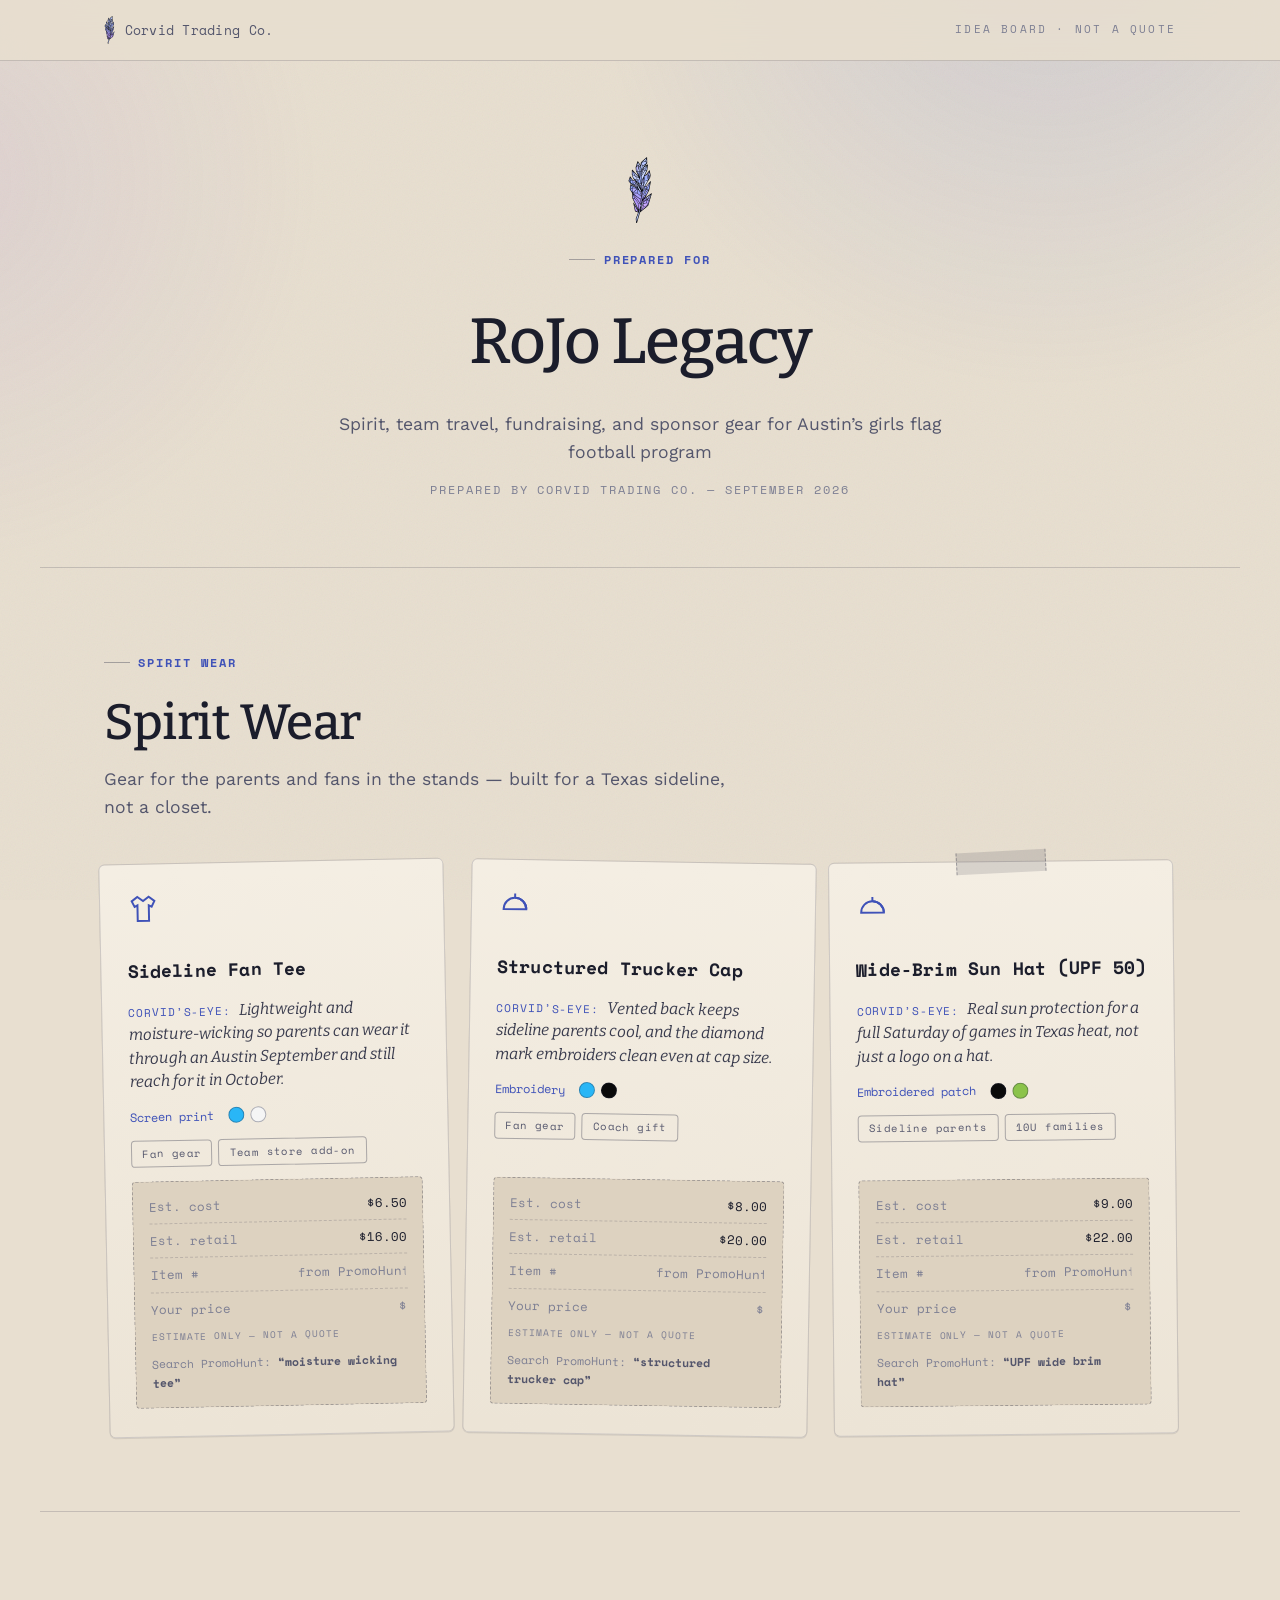
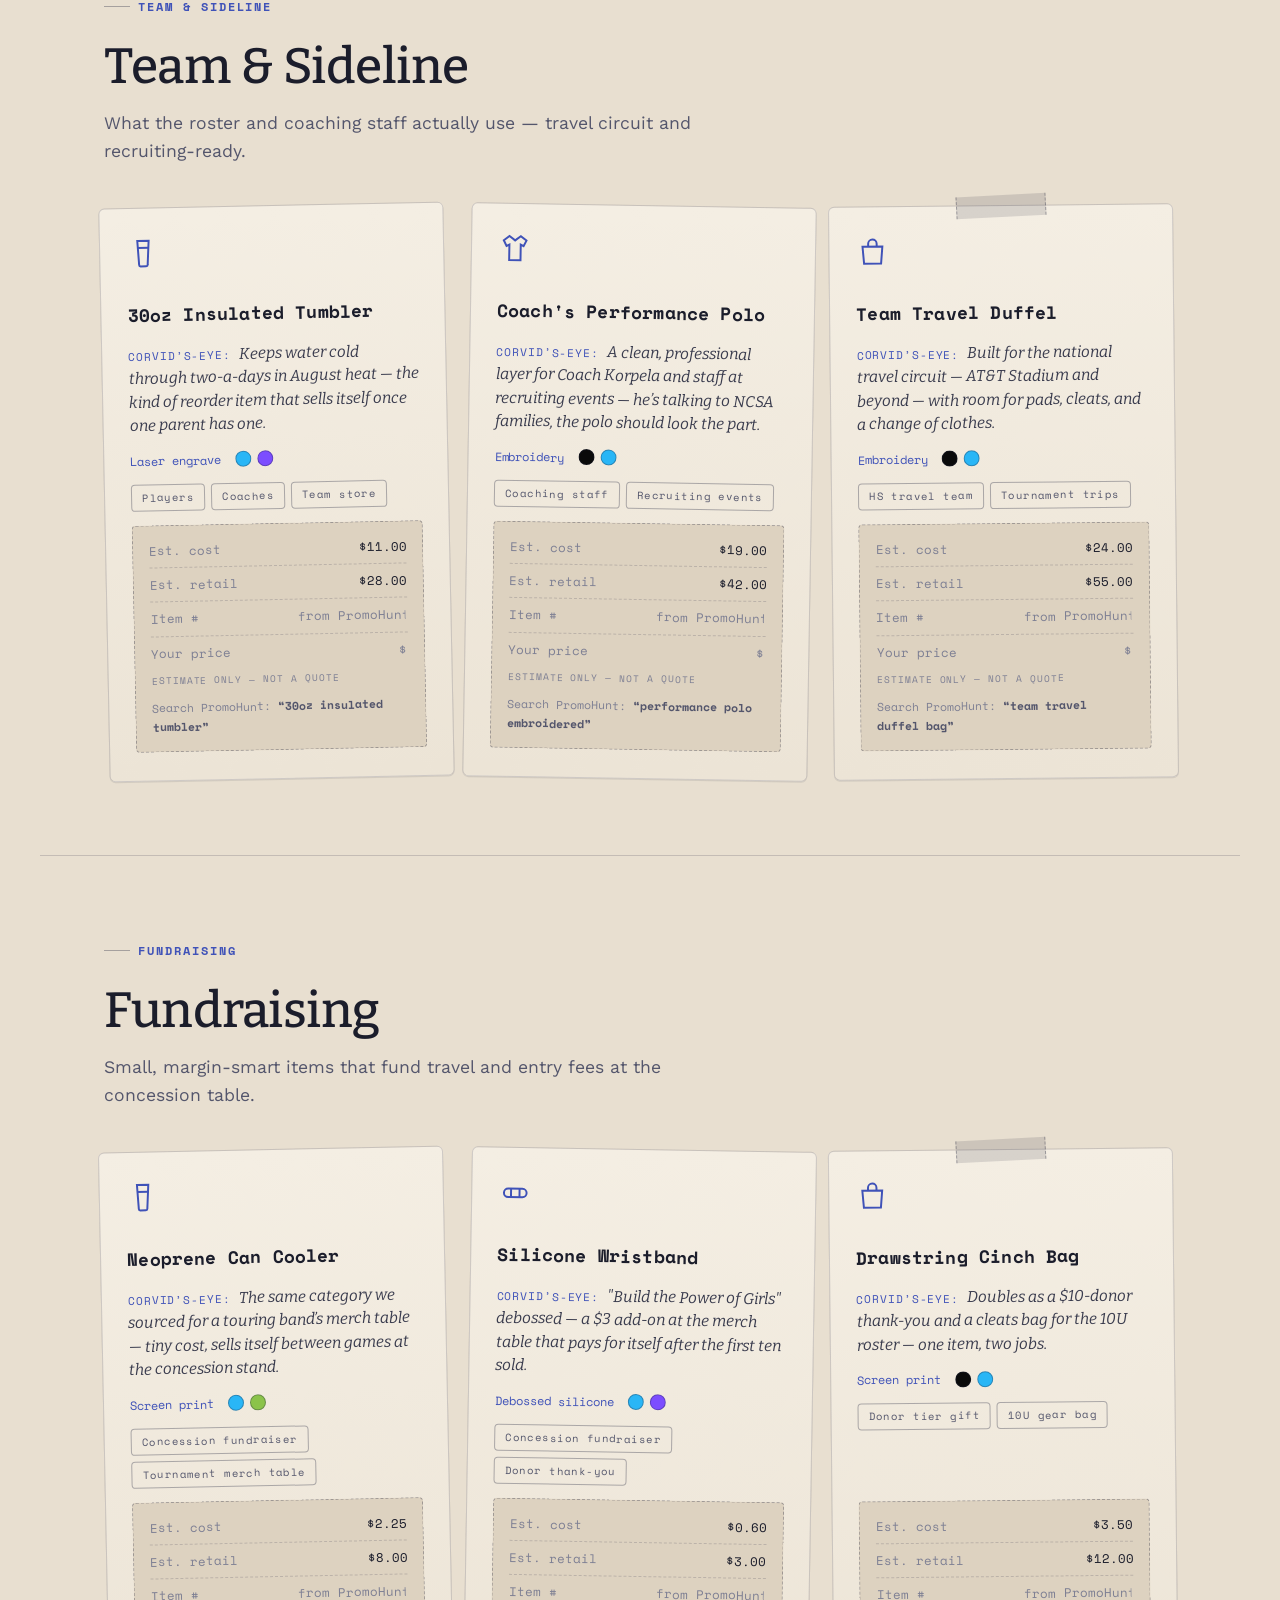
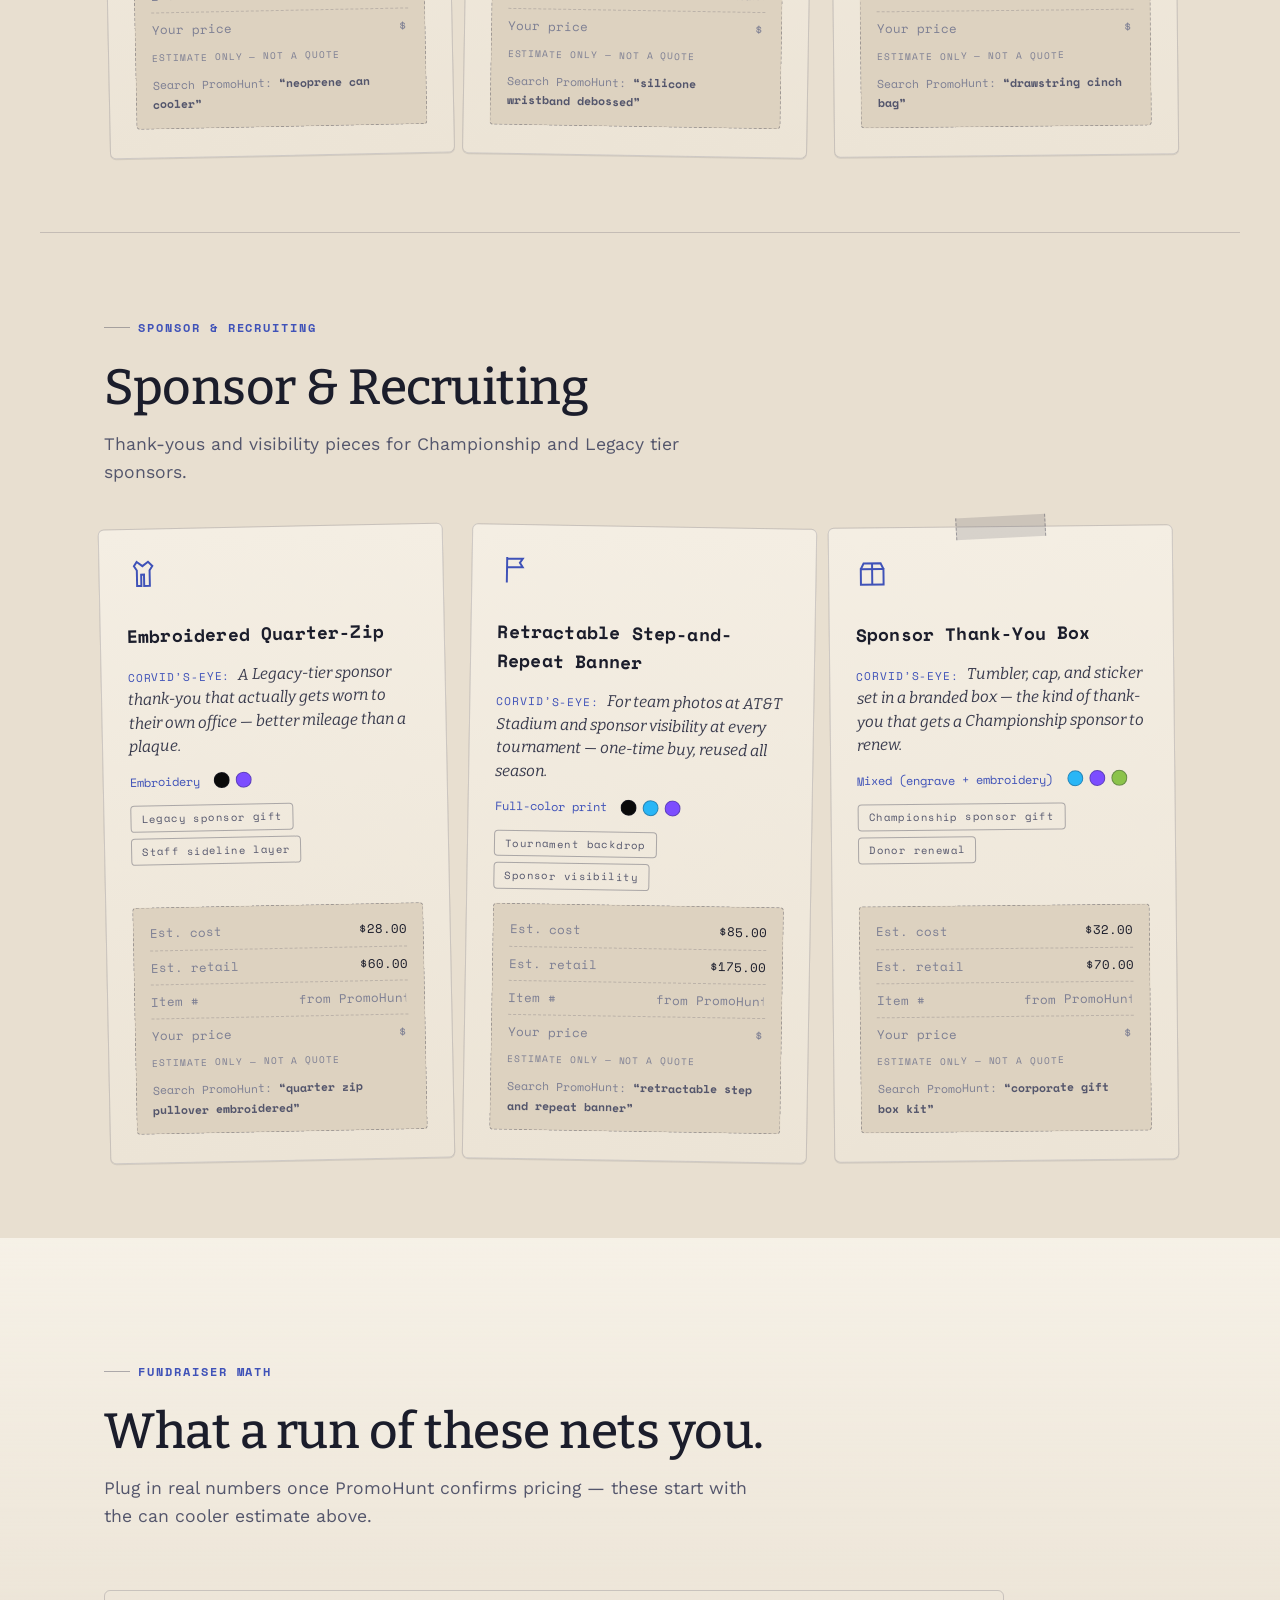
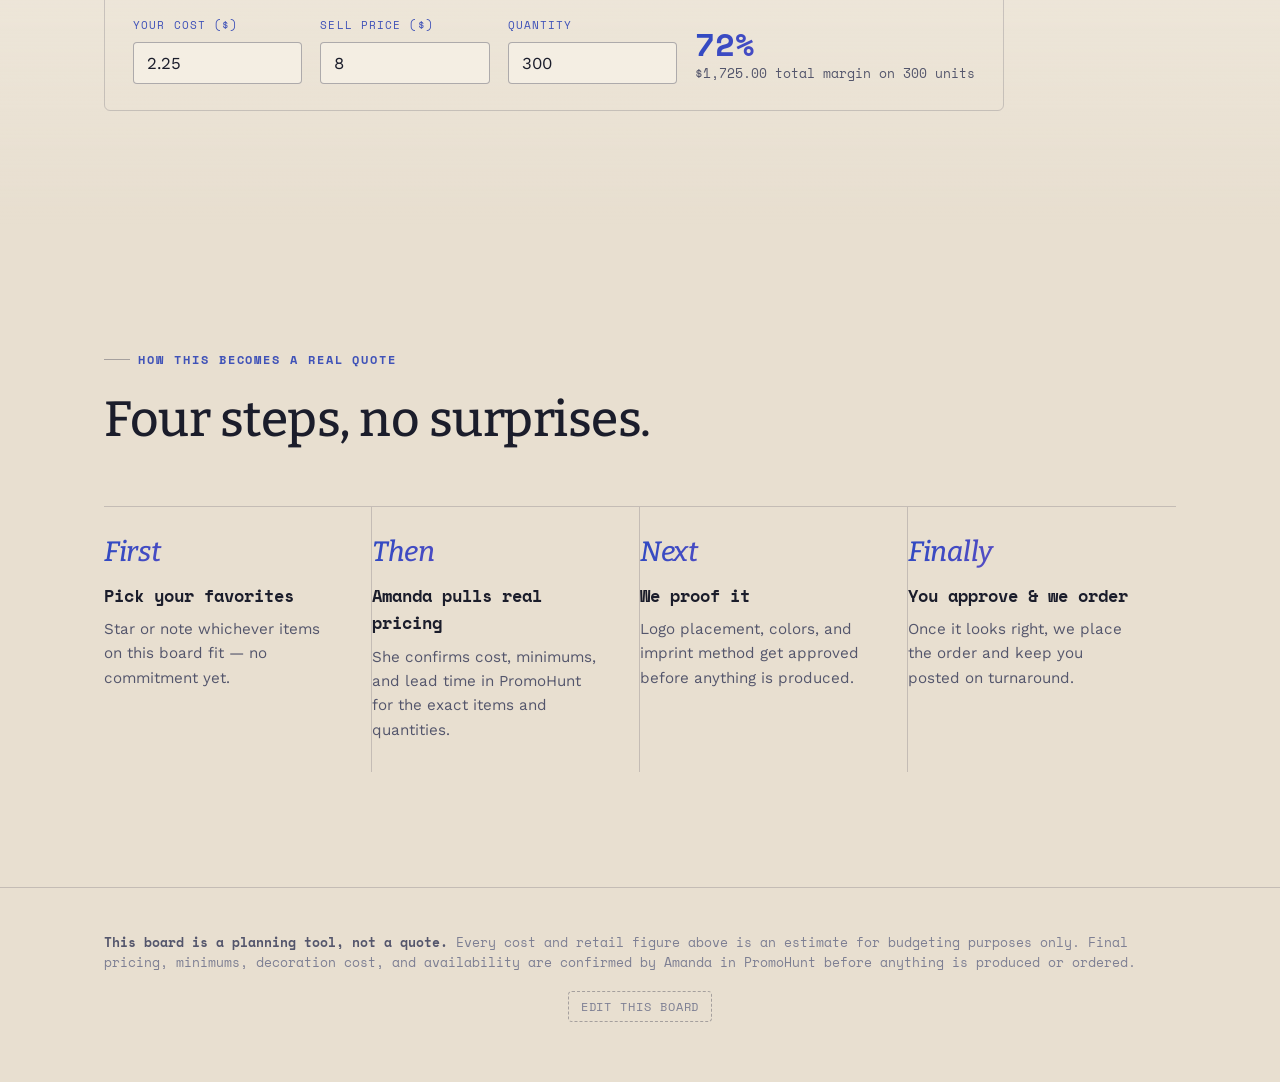
<file: boards/rojo.html>
<!doctype html>
<html lang="en">
<head>
<meta charset="utf-8">
<meta name="viewport" content="width=device-width, initial-scale=1">
<title>RoJo Legacy — Idea Board — Corvid Trading Co.</title>
<meta name="robots" content="noindex">
<link rel="icon" href="../favicon.svg" type="image/svg+xml">
<link rel="preconnect" href="https://fonts.googleapis.com">
<link rel="preconnect" href="https://fonts.gstatic.com" crossorigin>
<link href="https://fonts.googleapis.com/css2?family=Bitter:wght@400;500;600&family=Space+Mono:wght@400;700&family=Work+Sans:wght@400;500;600&display=swap" rel="stylesheet">
<link rel="stylesheet" href="../css/styles.css">
<link rel="stylesheet" href="../css/edit-mode.css">
<link rel="stylesheet" href="board.css">
</head>
<body>
<!-- ================================================================
     TEMPLATE FOR NEW CLIENT BOARDS
     This file is the reusable idea-board template — everything on the
     page is rendered by board.js from the data file loaded below.
     To add a new client:
       1. Copy this file to boards/<slug>.html.
       2. Change the <script src="rojo.data.js"> line below to point
          at a new boards/<slug>.data.js (copy rojo.data.js as a
          starting shape — see README.md "Client idea boards").
       3. Set that client's boardPath in js/welcome-clients.json to
          boards/<slug>.html so the welcome banner links to it.
     Nothing else in this file needs to change.
     ================================================================ -->
<div id="board-root"></div>
<script src="../js/edit-mode.js"></script>
<script src="rojo.data.js"></script>
<script src="board.js"></script>
</body>
</html>
</file>
<file: css/styles.css>
:root{
    /* ---- KRAFT & COBALT — the chosen design ----
       Warm kraft paper carrying the original iridescent blue→violet as the
       ink. Promoted from the draft system; the picker and the alternates
       are gone. Keep hardcoded colours/radii OUT of the rules below — add
       a token here instead. */
    --ink:#e8dfd0; --ink-2:#f4eee3; --ink-3:#ddd2c0;
    --line:rgba(36,38,62,.18); --line-2:rgba(36,38,62,.34);
    --cobalt:#3b5bd9; --blue:#4f74e0; --peri:#3f52b8;
    --violet:#7b4fd0; --amethyst:#6b46c4; --indigo:#d6cfc0;
    --bone:#1b1d2b; --muted:#54566c; --muted-2:#7d7f93;
    --iri:linear-gradient(115deg,#2f4ac2 0%,#5a4cc4 45%,#7b4fd0 100%);
    --serif:"Bitter",Georgia,serif;
    --struct:"Space Mono",ui-monospace,monospace;
    --body:"Work Sans",system-ui,sans-serif;
    --wrap:1200px; --pad:clamp(20px,5vw,72px);

    /* ---- surfaces ---- */
    --bg-field:
      radial-gradient(60vw 60vw at 82% -8%, rgba(59,91,217,.14), transparent 60%),
      radial-gradient(50vw 50vw at -5% 20%, rgba(138,99,212,.11), transparent 60%);
    --texture:url("data:image/svg+xml,%3Csvg xmlns='http://www.w3.org/2000/svg'%3E%3Cfilter id='n'%3E%3CfeTurbulence type='fractalNoise' baseFrequency='.85' numOctaves='2'/%3E%3C/filter%3E%3Crect width='100%25' height='100%25' filter='url(%23n)' opacity='.06'/%3E%3C/svg%3E");
    --texture-blend:normal;
    --nav-bg:rgba(232,223,208,.88);
    --nav-blur:blur(12px);
    --surface-card:linear-gradient(180deg,#f4eee3,#ece4d6);
    --surface-soft:rgba(255,252,245,.5);
    --surface-soft-2:rgba(255,252,245,.62);
    --surface-tint:rgba(59,91,217,.09);
    --accent-soft:rgba(59,91,217,.13);
    --accent-soft-2:rgba(59,91,217,.07);
    --input-bg:#f4eee3;
    --input-focus-bg:#fffdf7;
    --text-lede:#3a3c4e;
    --text-story:#3a3c4e;
    --ph-gradient:linear-gradient(135deg,rgba(59,91,217,.3),rgba(123,79,208,.24) 60%,rgba(180,140,230,.2));
    --tape:rgba(36,38,62,.14);

    /* ---- depth ---- */
    --shadow-btn:none;
    --shadow-btn-hover:0 6px 14px -8px rgba(36,38,62,.5);
    --shadow-card:0 1px 0 rgba(36,38,62,.1);
    --feather-glow:drop-shadow(0 16px 30px rgba(36,38,62,.24));
    --on-accent:#f4efe6;
    --btn-primary-bg:#2f4ac2;

    /* ---- shape: printed, not injection-moulded ---- */
    --radius-btn:4px;
    --radius-card:6px;
    --radius-tile:4px;
    --radius-lg:8px;
    --radius-input:4px;
    --radius-sm:3px;
    --border-w:1px;
    --card-lift:-2px;

    /* ---- type ---- */
    --nav-size:11.5px;
    --nav-gap:22px;
    --eyebrow-size:12px;
    --eyebrow-tracking:.16em;
    --eyebrow-transform:uppercase;
    --eyebrow-rule:26px;
    --display-weight:500;
    --h1-tracking:-.015em;
    --shine-style:italic;
    --shine-weight:400;
  }
  *{box-sizing:border-box}
  html{scroll-behavior:smooth}
  @media (prefers-reduced-motion:reduce){html{scroll-behavior:auto}}
  body{
    margin:0; background:var(--ink); color:var(--bone);
    font-family:var(--body); font-size:17px; line-height:1.6;
    -webkit-font-smoothing:antialiased; overflow-x:hidden;
  }
  body::before{ /* faint iridescent field */
    content:""; position:fixed; inset:0; z-index:0; pointer-events:none;
    background:var(--bg-field);
  }
  body::after{ /* optional theme texture (paper grain, etc.) — none by default */
    content:""; position:fixed; inset:0; z-index:0; pointer-events:none;
    background:var(--texture); mix-blend-mode:var(--texture-blend);
  }
  a{color:inherit}
  .wrap{max-width:var(--wrap); margin:0 auto; padding-inline:var(--pad); position:relative; z-index:1}
  .eyebrow{
    font-family:var(--struct); font-size:var(--eyebrow-size); font-weight:600;
    letter-spacing:var(--eyebrow-tracking); text-transform:var(--eyebrow-transform); color:var(--peri);
    display:inline-flex; align-items:center; gap:.7em;
  }
  .eyebrow::before{content:""; width:var(--eyebrow-rule); height:1px; background:var(--line-2)}
  h1,h2,h3{margin:0; font-weight:500}
  .skip{position:absolute; left:-999px; top:0; background:var(--cobalt); color:#fff; padding:10px 16px; z-index:100; border-radius:0 0 var(--radius-sm) 0}
  .skip:focus{left:0}
  :focus-visible{outline:2px solid var(--amethyst); outline-offset:3px; border-radius:2px}

  /* ---------- NAV ---------- */
  .nav{
    position:sticky; top:0; z-index:40;
    backdrop-filter:var(--nav-blur); background:var(--nav-bg);
    border-bottom:var(--border-w) solid var(--line);
  }
  .nav-in{display:flex; align-items:center; justify-content:space-between; height:70px}
  .brand{display:flex; align-items:center; gap:12px; text-decoration:none; letter-spacing:.02em}
  .brand-mark{display:flex; align-items:center; flex:none}
  .brand-name{font-family:var(--struct); font-weight:700; font-size:15px; letter-spacing:.14em; text-transform:uppercase}
  .brand-name small{display:block; font-size:9.5px; letter-spacing:.28em; color:var(--muted); font-weight:500}
  .nav-links{display:flex; align-items:center; gap:var(--nav-gap); font-family:var(--struct); font-size:var(--nav-size); font-weight:500; letter-spacing:.02em}
  .nav-links a{text-decoration:none; color:var(--muted); transition:color .2s}
  .nav-links a:hover{color:var(--bone)}
  /* the CTA is an <a> inside .nav-links, so it needs to win back its own
     button colors — without this it inherits the muted nav-link grey */
  .nav-links a.btn-primary, .nav-links a.btn-primary:hover{color:var(--on-accent)}
  .nav-links a.btn-ghost, .nav-links a.btn-ghost:hover{color:var(--bone)}
  .btn{
    font-family:var(--struct); font-weight:600; font-size:13.5px; letter-spacing:.02em;
    text-decoration:none; display:inline-flex; align-items:center; gap:.5em;
    padding:11px 20px; border-radius:var(--radius-btn); border:var(--border-w) solid transparent; cursor:pointer;
    transition:transform .18s, box-shadow .25s, background .25s, border-color .2s;
  }
  .btn-primary{background:var(--btn-primary-bg); color:var(--on-accent); box-shadow:var(--shadow-btn)}
  .btn-primary:hover{transform:translateY(-1px); box-shadow:var(--shadow-btn-hover)}
  .btn-ghost{border-color:var(--line-2); color:var(--bone); background:transparent}
  .btn-ghost:hover{border-color:var(--peri); background:var(--accent-soft-2)}
  .nav .btn{padding:9px 18px; font-size:var(--nav-size); white-space:nowrap}
  .nav-toggle{display:none}

  /* ---------- HERO ---------- */
  .hero{position:relative; padding-top:clamp(40px,7vw,86px); padding-bottom:clamp(48px,7vw,96px)}
  .hero-grid{display:grid; grid-template-columns:1.15fr .85fr; gap:clamp(28px,5vw,64px); align-items:center}
  .hero-copy{max-width:640px}
  .hero h1{
    font-family:var(--serif); font-weight:var(--display-weight);
    font-size:clamp(2.5rem,6vw,4.5rem); line-height:1.02; letter-spacing:var(--h1-tracking);
    margin:.5em 0 .1em;
  }
  .hero h1 .shine{
    background:var(--iri); -webkit-background-clip:text; background-clip:text; color:transparent;
    font-style:var(--shine-style); font-weight:var(--shine-weight);
  }
  .hero p.lede{font-size:clamp(1.05rem,1.6vw,1.28rem); color:var(--text-lede); max-width:56ch; margin:1.1em 0 0}
  .hero-cta{display:flex; flex-wrap:wrap; gap:14px; margin-top:2rem}
  .hero-meta{margin-top:2.4rem; display:flex; gap:28px; flex-wrap:wrap; font-family:var(--struct); font-size:12.5px; letter-spacing:.02em; color:var(--muted)}
  .hero-meta b{color:var(--bone); font-weight:600}
  .hero-art{position:relative; display:flex; justify-content:center; align-items:center; min-height:420px}
  .feather-wrap{position:relative; width:min(340px,80%); filter:var(--feather-glow)}
  .feather-svg{width:100%; height:auto; display:block}
  .hero-art .f{transform-box:fill-box; transform-origin:center; animation:tw 2.6s ease-in-out infinite; animation-delay:calc(var(--r) * -5.2s)}
  .feather-wrap:hover .f{animation-duration:1.5s}
  @keyframes tw{0%,88%,100%{filter:brightness(1) saturate(1)}12%{filter:brightness(1.72) saturate(1.4) hue-rotate(-38deg)}}
  .mark{width:auto; display:block}
  .brand-mark .mark{height:54px}
  .mini-feather .mark{height:66px; margin:0 auto}
  .foot-brand .mark{height:52px}

  /* ---------- SECTIONS ---------- */
  section{position:relative; padding-block:clamp(64px,9vw,120px)}
  .sec-head{max-width:720px; margin-bottom:clamp(36px,5vw,60px)}
  .sec-head h2{font-family:var(--serif); font-weight:var(--display-weight); font-size:clamp(2rem,4vw,3.1rem); line-height:1.05; letter-spacing:-.01em; margin:.5em 0 0}
  .sec-head p{color:var(--muted); font-size:1.1rem; margin:.9em 0 0; max-width:60ch}
  .num-tag{font-family:var(--struct); font-size:12px; color:var(--muted-2); letter-spacing:.2em}

  /* source grid */
  .grid{display:grid; gap:18px}
  .grid-3{grid-template-columns:repeat(3,1fr)}
  .card{
    background:var(--surface-card); box-shadow:var(--shadow-card);
    border:var(--border-w) solid var(--line); border-radius:var(--radius-card); padding:28px 26px;
    position:relative; overflow:hidden; transition:transform .25s, border-color .3s;
  }
  .card::before{content:""; position:absolute; inset:0 0 auto 0; height:2px; background:var(--iri); opacity:0; transition:opacity .3s}
  .card:hover{transform:translateY(var(--card-lift)); border-color:var(--line-2)}
  .card:hover::before{opacity:1}
  .card .ic{width:34px; height:34px; margin-bottom:16px; color:var(--peri)}
  .card h3{font-family:var(--struct); font-weight:600; font-size:1.12rem; letter-spacing:.01em}
  .card p{color:var(--muted); font-size:.98rem; margin:.6em 0 0}

  /* verticals */
  .verticals{display:grid; grid-template-columns:repeat(5,1fr); gap:14px}
  .vert{
    border:var(--border-w) solid var(--line); border-radius:var(--radius-tile); padding:22px 20px; background:var(--surface-soft);
    transition:background .3s, border-color .3s;
  }
  .vert:hover{background:var(--surface-tint); border-color:var(--line-2)}
  .vert .vn{font-family:var(--struct); font-weight:600; font-size:1.02rem; line-height:1.2}
  .vert p{color:var(--muted); font-size:.9rem; margin:.55em 0 0}

  /* process */
  .steps{display:grid; grid-template-columns:repeat(4,1fr); gap:0; border-top:var(--border-w) solid var(--line)}
  .step{padding:30px 26px 30px 0; border-right:var(--border-w) solid var(--line); position:relative}
  .step:last-child{border-right:none}
  /* spoken ordinals, not 01/02/03 — the step should read like someone
     talking you through it, not like a numbered ticket */
  .step .n{
    font-family:var(--serif); font-style:italic; font-weight:var(--display-weight);
    font-size:1.75rem; line-height:1.1; letter-spacing:-.01em;
    background:var(--iri); -webkit-background-clip:text; background-clip:text; color:transparent;
  }
  .step h3{font-family:var(--struct); font-weight:600; font-size:1.08rem; margin-top:14px}
  .step p{color:var(--muted); font-size:.95rem; margin:.5em 0 0; padding-right:14px}

  /* difference — split */
  .split{display:grid; grid-template-columns:1fr 1fr; gap:clamp(28px,5vw,72px); align-items:center}
  .diff-list{display:grid; gap:4px; margin-top:8px}
  .diff-item{padding:22px 0; border-bottom:var(--border-w) solid var(--line); display:grid; grid-template-columns:auto 1fr; gap:18px; align-items:start}
  .diff-item:first-child{border-top:var(--border-w) solid var(--line)}
  .diff-item .dot{width:11px; height:11px; margin-top:7px; border-radius:2px; background:var(--iri); transform:rotate(45deg)}
  .diff-item h3{font-family:var(--struct); font-weight:600; font-size:1.1rem}
  .diff-item p{color:var(--muted); font-size:.98rem; margin:.35em 0 0}
  .pull{
    font-family:var(--serif); font-weight:400; font-style:italic;
    font-size:clamp(1.5rem,2.6vw,2.1rem); line-height:1.28; letter-spacing:-.01em;
    color:var(--bone);
  }
  .pull span{background:var(--iri); -webkit-background-clip:text; background-clip:text; color:transparent}

  /* custom goods */
  .goods{background:linear-gradient(180deg,transparent,var(--surface-soft-2))}
  .goods-grid{display:grid; grid-template-columns:repeat(4,1fr); gap:16px; margin-top:8px}
  .good{border:var(--border-w) solid var(--line); border-radius:var(--radius-tile); overflow:hidden; background:var(--ink-2)}
  .good .ph{aspect-ratio:4/3; background:var(--ph-gradient);
      display:flex; align-items:center; justify-content:center; position:relative}
  .good .ph svg{width:44px; height:44px; opacity:.6; color:var(--bone)}
  .good .ph::after{content:"Photo soon"; position:absolute; bottom:10px; right:12px; font-family:var(--struct); font-size:10px; letter-spacing:.14em; text-transform:uppercase; color:var(--muted)}
  .good .gm{padding:16px 18px}
  .good .gm .gn{font-family:var(--struct); font-weight:600; font-size:1rem}
  .good .gm p{color:var(--muted); font-size:.88rem; margin:.3em 0 0}

  /* story */
  .story{text-align:center}
  .story .sw{max-width:760px; margin:0 auto}
  .story h2{font-family:var(--serif); font-weight:400; font-size:clamp(1.9rem,3.4vw,2.9rem); line-height:1.2; letter-spacing:-.01em}
  .story p{color:var(--text-story); font-size:1.12rem; margin:1.3em auto 0; max-width:62ch}
  .story .mini-feather{margin:0 auto 8px; opacity:.95}

  /* quote form */
  .quote{background:linear-gradient(180deg,var(--surface-soft-2),transparent)}
  .form-grid{display:grid; grid-template-columns:1fr 1fr; gap:clamp(28px,5vw,64px); align-items:start}
  form{display:grid; gap:18px}
  .row{display:grid; gap:18px; grid-template-columns:1fr 1fr}
  .field{display:grid; gap:7px}
  .field label{font-family:var(--struct); font-size:12px; font-weight:600; letter-spacing:.1em; text-transform:uppercase; color:var(--peri)}
  .field input, .field textarea, .field select{
    font-family:var(--body); font-size:1rem; color:var(--bone);
    background:var(--input-bg); border:var(--border-w) solid var(--line-2); border-radius:var(--radius-input); padding:13px 15px; width:100%;
    transition:border-color .2s, background .2s;
  }
  .field input::placeholder, .field textarea::placeholder{color:var(--muted-2)}
  .field input:focus, .field textarea:focus, .field select:focus{outline:none; border-color:var(--peri); background:var(--input-focus-bg)}
  .field textarea{resize:vertical; min-height:110px}
  .checks{display:flex; flex-wrap:wrap; gap:10px}
  .chk{position:relative}
  .chk input{position:absolute; opacity:0; inset:0; cursor:pointer}
  .chk span{
    display:inline-flex; padding:9px 15px; border:var(--border-w) solid var(--line-2); border-radius:var(--radius-btn);
    font-family:var(--struct); font-size:13px; color:var(--muted); cursor:pointer; transition:all .2s;
  }
  .chk input:checked + span{background:var(--accent-soft); border-color:var(--peri); color:var(--bone)}
  .chk input:focus-visible + span{outline:2px solid var(--amethyst); outline-offset:2px}
  .form-aside{border:var(--border-w) solid var(--line); border-radius:var(--radius-lg); padding:32px 30px; background:var(--surface-soft-2)}
  .form-aside h3{font-family:var(--serif); font-size:1.5rem; font-weight:500}
  .form-aside p{color:var(--muted); margin:.9em 0 0; font-size:1rem}
  .form-aside .contact{margin-top:22px; display:grid; gap:12px; font-family:var(--struct); font-size:14px}
  .form-aside .contact a{color:var(--peri); text-decoration:none}
  .form-aside .contact .lbl{color:var(--muted-2); font-size:11px; letter-spacing:.14em; text-transform:uppercase; display:block; margin-bottom:2px}
  .form-note{font-size:12.5px; color:var(--muted-2); font-family:var(--struct)}
  .form-success{
    display:none; padding:16px 18px; border-radius:var(--radius-input); margin-top:4px;
    background:var(--accent-soft); border:var(--border-w) solid var(--peri); color:var(--bone); font-size:.98rem;
  }
  .form-success.show{display:block}

  /* footer */
  footer{border-top:var(--border-w) solid var(--line); padding-block:56px 40px; margin-top:20px}
  .foot-grid{display:flex; justify-content:space-between; gap:40px; flex-wrap:wrap; align-items:flex-start}
  .foot-brand{display:flex; gap:14px; align-items:flex-start; max-width:320px}
  .foot-brand .mark{flex:none}
  .foot-brand p{color:var(--muted); font-size:.92rem; margin:.5em 0 0}
  .foot-cols{display:flex; gap:64px; flex-wrap:wrap}
  .foot-col h4{font-family:var(--struct); font-size:11px; letter-spacing:.18em; text-transform:uppercase; color:var(--muted-2); margin:0 0 14px; font-weight:600}
  .foot-col a{display:block; text-decoration:none; color:var(--muted); font-size:.95rem; margin-bottom:9px; transition:color .2s}
  .foot-col a:hover{color:var(--bone)}
  .foot-base{margin-top:40px; padding-top:22px; border-top:var(--border-w) solid var(--line); display:flex; justify-content:space-between; gap:16px; flex-wrap:wrap; font-family:var(--struct); font-size:12px; letter-spacing:.04em; color:var(--muted-2)}

  /* reveal */
  .reveal{opacity:0; transform:translateY(22px); transition:opacity .7s ease, transform .7s ease}
  .reveal.in{opacity:1; transform:none}
  @media (prefers-reduced-motion:reduce){
    .reveal{opacity:1; transform:none; transition:none}
    .hero-art .f{animation:none !important; filter:none !important}
    .facet{animation:none !important}
  }


  /* fleshed-out content */
  .extras-line{margin-top:24px; color:var(--muted); font-size:.98rem; max-width:70ch}
  #faq .faq-list{max-width:840px}
  #faq details{border-bottom:var(--border-w) solid var(--line)}
  #faq summary{list-style:none; cursor:pointer; padding:22px 2px; display:flex; justify-content:space-between; gap:24px; align-items:center;
    font-family:var(--struct); font-weight:600; font-size:1.08rem; color:var(--bone)}
  #faq summary::-webkit-details-marker{display:none}
  #faq summary::after{content:"+"; color:var(--peri); font-size:1.5rem; line-height:1; transition:transform .25s; flex:none}
  #faq details[open] summary::after{transform:rotate(45deg)}
  #faq details p{color:var(--muted); margin:0 0 24px; max-width:72ch; font-size:1rem; line-height:1.6}
  .hp{position:absolute !important; left:-9999px !important; top:auto; width:1px; height:1px; overflow:hidden}
  .foot-social{font-size:.82rem; color:var(--muted-2); margin-top:10px !important}

  /* ---------- RESPONSIVE ---------- */
  @media (max-width:960px){
    .hero-grid{grid-template-columns:1fr; gap:8px}
    .hero-art{order:-1; min-height:300px}
    .feather-wrap{width:min(240px,60%)}
    .grid-3{grid-template-columns:1fr 1fr}
    .verticals{grid-template-columns:1fr 1fr 1fr}
    .steps{grid-template-columns:1fr 1fr}
    .step{border-right:none; border-bottom:1px solid var(--line); padding-right:0}
    .split{grid-template-columns:1fr}
    .goods-grid{grid-template-columns:1fr 1fr}
    .form-grid{grid-template-columns:1fr}
  }
  @media (max-width:620px){
    body{font-size:16px}
    .nav-links{display:none}
    .nav-links.open{display:flex; position:absolute; top:70px; left:0; right:0; flex-direction:column; gap:0; background:var(--ink-2); border-bottom:var(--border-w) solid var(--line); padding:8px 0}
    .nav-links.open a{padding:14px var(--pad)}
    .nav-links.open .btn{margin:10px var(--pad)}
    .nav-toggle{display:inline-flex; background:none; border:var(--border-w) solid var(--line-2); color:var(--bone); border-radius:var(--radius-sm); width:42px; height:38px; align-items:center; justify-content:center; cursor:pointer}
    .grid-3{grid-template-columns:1fr}
    .verticals{grid-template-columns:1fr 1fr}
    .steps{grid-template-columns:1fr}
    .goods-grid{grid-template-columns:1fr 1fr}
    .row{grid-template-columns:1fr}
    .hero-meta{gap:18px}
  }

  /* ---------- HAND-MADE DETAIL ----------
     Promoted from the draft system's "pronounced" level: tape, stitching,
     deckled edges and slight tilts, so the page reads made rather than
     generated. Tilts use the INDEPENDENT `rotate:` property because
     `.reveal` owns `transform` and sets `transform:none` when it fires. */
  .card{overflow:visible}
  .card:nth-child(4n+1), .good:nth-child(4n+1){rotate:-1.15deg}
  .card:nth-child(4n+2), .good:nth-child(4n+2){rotate:.95deg}
  .card:nth-child(4n+3), .good:nth-child(4n+3){rotate:-.6deg}
  .card:nth-child(4n+4), .good:nth-child(4n+4){rotate:1.35deg}
  .vert:nth-child(odd){rotate:-.9deg}
  .vert:nth-child(even){rotate:.75deg}
  .form-aside{rotate:-.7deg}
  .vert, .form-aside{border-style:dashed}
  /* a strip of tape holding every third card down */
  .card:nth-child(3n)::after{
    content:""; position:absolute; top:-11px; left:50%; width:88px; height:22px;
    translate:-50% 0; rotate:-2.4deg;
    background:var(--tape); border-left:1px dashed var(--line-2); border-right:1px dashed var(--line-2);
    pointer-events:none;
  }
  .good .ph{
    clip-path:polygon(0 0,100% 0,100% 96%,92% 100%,78% 96.5%,61% 100%,44% 96%,27% 99.5%,12% 96%,0 100%);
  }
  .maker-stamp{
    display:inline-block; margin-top:34px; padding:10px 20px;
    font-family:var(--struct); font-size:10.5px; letter-spacing:.2em; text-transform:uppercase;
    color:var(--peri); border:2px solid var(--line-2); border-radius:999px;
    rotate:-5deg; opacity:.9;
  }
  @media (max-width:960px){
    .card:nth-child(3n)::after{display:none}
  }
</file>
<file: css/welcome.css>
/* ================================================================
   EXPERIMENTAL: Personalized client welcome banner

   Delete this file (and its <link> tag in index.html's <head>) to
   remove this feature's styling. See the comment block above the
   #welcomeBanner section in index.html for the full removal steps.
   ================================================================ */
.welcome-banner{
  background:linear-gradient(180deg, var(--accent-soft), transparent);
  border-bottom:var(--border-w) solid var(--line);
}
.welcome-in{
  display:flex; align-items:center; gap:32px;
  padding-block:clamp(28px,5vw,48px); flex-wrap:wrap;
}
.welcome-feather{width:56px; flex:none}
.welcome-feather img{width:100%; height:auto; display:block}
.welcome-copy{flex:1 1 320px; min-width:0}
.welcome-copy h2{
  font-family:var(--serif); font-weight:var(--display-weight);
  font-size:clamp(1.5rem,3vw,2.1rem); margin:.3em 0 0;
}
.welcome-copy p{color:var(--muted); margin:.6em 0 0; max-width:62ch}
.welcome-actions{display:flex; flex-wrap:wrap; gap:12px; margin-top:18px}
.welcome-actions .btn[hidden]{display:none}
.welcome-in{position:relative}
.welcome-edit-toggle{position:absolute; top:0; right:0}
.welcome-edit-fields{display:grid; gap:10px; margin-top:16px; max-width:420px}
.welcome-edit-fields label{
  display:grid; gap:5px; font-family:var(--struct); font-size:11px; letter-spacing:.08em;
  text-transform:uppercase; color:var(--muted-2);
}
.welcome-edit-fields input{
  font-family:var(--body); font-size:.95rem; color:var(--bone); background:var(--ink-2);
  border:var(--border-w) solid var(--line-2); border-radius:var(--radius-sm); padding:9px 12px; text-transform:none; letter-spacing:normal;
}
@media (max-width:640px){
  .welcome-in{padding-block:26px}
  .welcome-edit-toggle{position:static; margin-top:14px}
}
</file>
<file: css/edit-mode.css>
/* ================================================================
   EXPERIMENTAL: shared edit-mode styling (save bar + editable fields).
   Used on index.html (welcome banner) and boards/*.html.
   Safe to delete alongside js/edit-mode.js if the edit feature is cut.
   ================================================================ */
.edit-toggle{
  font-family:var(--struct); font-size:11.5px; letter-spacing:.08em; text-transform:uppercase;
  color:var(--muted-2); background:none; border:1px dashed var(--line-2); border-radius:var(--radius-btn);
  padding:6px 12px; cursor:pointer; transition:color .2s,border-color .2s;
}
.edit-toggle:hover{color:var(--peri); border-color:var(--peri)}

[data-editable="true"]{
  outline:1px dashed var(--line-2); outline-offset:3px; border-radius:4px;
  cursor:text; transition:outline-color .2s, background .2s;
}
[data-editable="true"]:hover,[data-editable="true"]:focus{
  outline-color:var(--peri); background:var(--accent-soft-2);
}
.spec-ticket input[data-editable="true"]{
  outline:none; border:1px dashed var(--line-2); border-radius:6px;
  background:var(--accent-soft-2); padding:2px 6px;
}
.spec-ticket input[data-editable="true"]:focus{border-color:var(--peri); background:var(--accent-soft)}

.edit-savebar{
  position:fixed; left:0; right:0; bottom:0; z-index:80;
  display:flex; align-items:center; justify-content:space-between; gap:16px; flex-wrap:wrap;
  padding:14px clamp(16px,4vw,32px);
  background:var(--nav-bg); backdrop-filter:blur(10px);
  border-top:1px solid var(--line-2);
  font-family:var(--struct); font-size:13px;
}
.edit-savebar-label{color:var(--muted)}
.edit-savebar-actions{display:flex; gap:10px; flex-wrap:wrap}
.edit-savebar .btn{padding:8px 16px; font-size:12.5px}
body:has(.edit-savebar){padding-bottom:64px}
</file>
<file: boards/board.css>
/* ================================================================
   Client idea board template styles. Shared by every boards/<slug>.html
   file. Uses the core design tokens from css/styles.css (linked
   alongside this file) — palette, type, .btn, .wrap, .eyebrow, .card.
   ================================================================ */

.board-nav{
  position:sticky; top:0; z-index:40; backdrop-filter:var(--nav-blur);
  background:var(--nav-bg); border-bottom:var(--border-w) solid var(--line);
  padding-block:16px;
}
.board-nav .wrap{display:flex; align-items:center; justify-content:space-between; gap:16px; flex-wrap:wrap}
.board-nav .back{
  display:inline-flex; align-items:center; gap:10px; text-decoration:none; color:var(--muted);
  font-family:var(--struct); font-size:13px; letter-spacing:.02em;
}
.board-nav .back:hover{color:var(--bone)}
.board-nav .back img{height:28px}
.board-nav .tag{
  font-family:var(--struct); font-size:11px; letter-spacing:.2em; text-transform:uppercase; color:var(--muted-2);
}

/* cover */
.board-cover{padding-block:clamp(48px,8vw,96px) clamp(32px,5vw,56px); text-align:center}
.board-cover .mini-feather{margin:0 auto 18px}
.board-cover .prepared{
  font-family:var(--struct); font-size:12px; letter-spacing:.16em; text-transform:uppercase; color:var(--muted-2);
  margin-top:14px;
}
.board-cover h1{
  font-family:var(--serif); font-weight:var(--display-weight); font-size:clamp(2.4rem,6vw,4rem);
  letter-spacing:-.015em; margin:.35em auto 0; max-width:16ch;
}
.board-cover .focus{color:var(--muted); font-size:1.1rem; max-width:56ch; margin:.9em auto 0}

/* sections */
.board-section{padding-block:clamp(40px,6vw,76px); border-top:1px solid var(--line)}
.board-section .sec-head{max-width:640px; margin-bottom:clamp(24px,4vw,40px)}
.board-grid{display:grid; grid-template-columns:repeat(3,1fr); gap:18px}

/* product card */
.pcard{display:flex; flex-direction:column; gap:14px}
.pcard .pc-note{
  font-family:var(--serif); font-style:italic; font-size:.98rem; color:var(--text-lede); line-height:1.5; margin:0;
}
.pcard .pc-note::before{content:"Corvid\2019s-eye: "; font-style:normal; color:var(--peri); font-family:var(--struct); font-size:.7rem; letter-spacing:.08em; text-transform:uppercase}
.pc-meta{display:flex; flex-wrap:wrap; gap:8px 14px; font-family:var(--struct); font-size:12px; color:var(--muted)}
.pc-meta .deco{color:var(--peri)}
.pc-swatches{display:flex; gap:6px; align-items:center}
.pc-swatch{width:16px; height:16px; border-radius:50%; border:1px solid var(--line-2); flex:none}
.pc-uses{display:flex; flex-wrap:wrap; gap:6px}
.pc-uses .chip{
  font-family:var(--struct); font-size:10.5px; letter-spacing:.04em; color:var(--muted);
  border:var(--border-w) solid var(--line-2); border-radius:var(--radius-btn); padding:4px 10px;
}

/* spec ticket */
.spec-ticket{
  font-family:var(--struct); font-size:12.5px; line-height:1.7;
  background:var(--ink-3); border:1px dashed var(--line-2); border-radius:var(--radius-input); padding:14px 16px;
  margin-top:auto;
}
.spec-ticket .row{display:flex; justify-content:space-between; gap:10px}
.spec-ticket .row + .row{border-top:1px dashed var(--line); margin-top:6px; padding-top:6px}
.spec-ticket .lbl{color:var(--muted-2)}
.spec-ticket .val{color:var(--bone)}
.spec-ticket .estimate-note{
  font-family:var(--struct); font-size:9.5px; letter-spacing:.1em; text-transform:uppercase; color:var(--muted-2);
  margin-top:8px; display:block;
}
.spec-ticket input{
  font-family:inherit; font-size:inherit; color:var(--bone); background:transparent; border:none;
  width:112px; text-align:right; padding:1px 2px;
}
.spec-ticket input::placeholder{color:var(--muted-2)}
.spec-ticket .search-hint{margin-top:10px; color:var(--muted-2); font-size:11.5px}
.spec-ticket .search-hint b{color:var(--muted)}

/* calculator */
.board-calc{background:linear-gradient(180deg,var(--surface-soft-2),transparent)}
.calc-box{
  display:grid; grid-template-columns:repeat(3,1fr) auto; gap:18px; align-items:end;
  border:var(--border-w) solid var(--line); border-radius:var(--radius-card); padding:26px 28px; max-width:900px;
}
.calc-field{display:grid; gap:7px}
.calc-field label{font-family:var(--struct); font-size:11px; letter-spacing:.1em; text-transform:uppercase; color:var(--peri)}
.calc-field input{
  font-family:var(--body); font-size:1.05rem; color:var(--bone); background:var(--ink-2);
  border:var(--border-w) solid var(--line-2); border-radius:var(--radius-input); padding:10px 13px; width:100%;
}
.calc-result{font-family:var(--struct)}
.calc-result .cr-margin{font-size:2rem; font-weight:700; background:var(--iri); -webkit-background-clip:text; background-clip:text; color:transparent; line-height:1}
.calc-result .cr-total{font-size:12.5px; color:var(--muted); margin-top:4px}

/* how it becomes a quote */
.board-steps .steps{margin-top:8px}

/* disclaimer + edit toggle */
.board-disclaimer{
  border-top:1px solid var(--line); padding-block:32px 60px;
  font-family:var(--struct); font-size:12.5px; color:var(--muted-2); line-height:1.6;
}
.board-disclaimer strong{color:var(--muted)}
.board-edit-row{display:flex; justify-content:center; margin-top:18px}

@media (max-width:960px){
  .board-grid{grid-template-columns:1fr 1fr}
  .calc-box{grid-template-columns:1fr 1fr; }
}
@media (max-width:640px){
  .board-grid{grid-template-columns:1fr}
  .calc-box{grid-template-columns:1fr}
}
</file>
